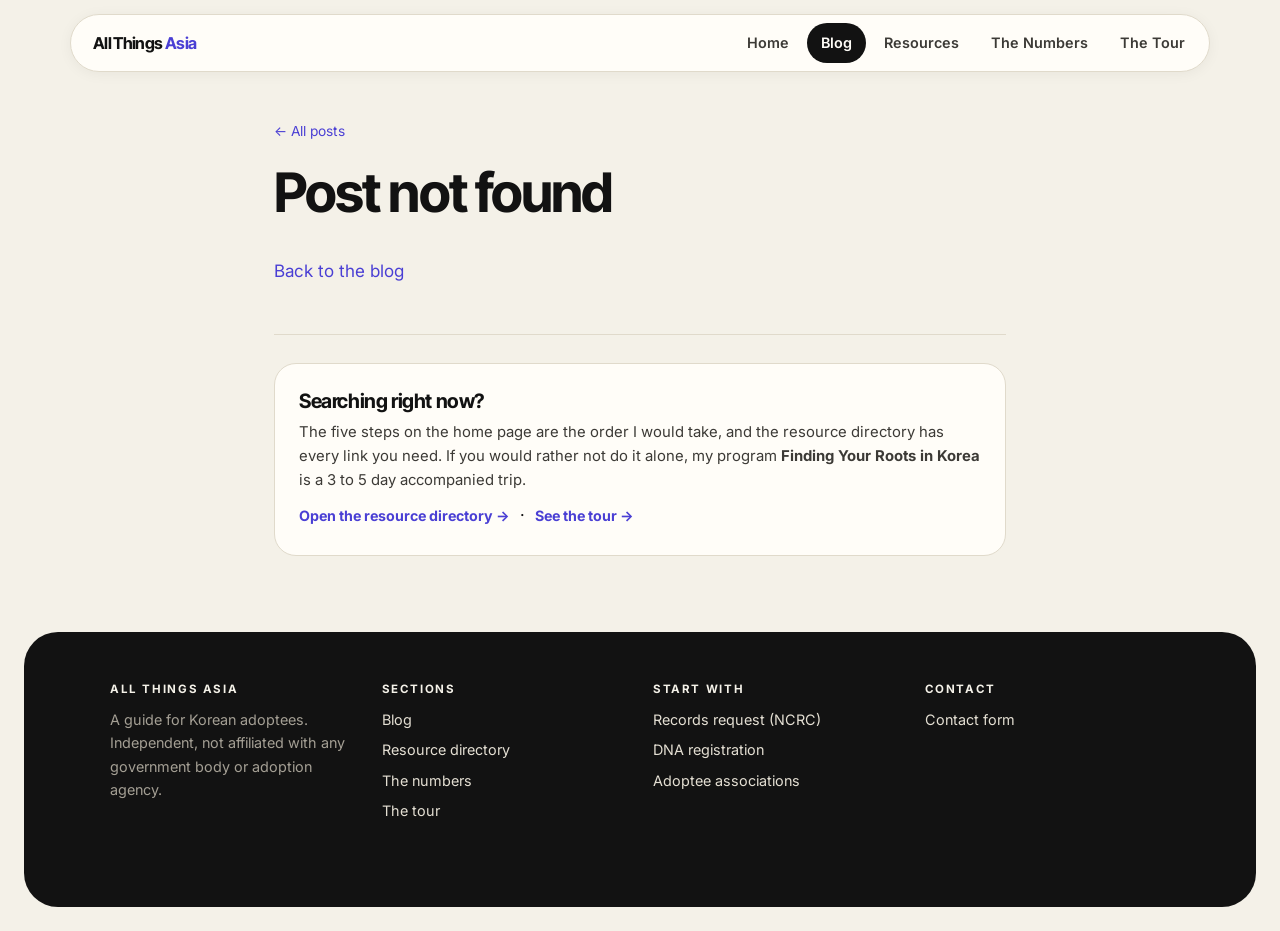
<file: post.html>
<!doctype html>
<html lang="en">
<head>
<meta charset="utf-8">
<meta name="viewport" content="width=device-width,initial-scale=1">
<title>Blog — Roots in Korea</title>
<meta name="description" content="A post from Roots in Korea: practical, plain-English writing for Korean adoptees searching for birth family.">
<link rel="canonical" href="https://rootsinkorea.org/blog">
<meta name="theme-color" content="#f4f1e8">
<meta name="author" content="All Things Asia">
<meta property="og:site_name" content="Roots in Korea — All Things Asia">
<meta property="og:type" content="article">
<meta property="og:locale" content="en_US">
<meta property="og:url" content="https://rootsinkorea.org/blog">
<meta property="og:title" content="Blog — Roots in Korea">
<meta property="og:description" content="A post from Roots in Korea: practical, plain-English writing for Korean adoptees searching for birth family.">
<meta property="og:image" content="https://rootsinkorea.org/assets/img/blog-3.jpg">
<meta property="og:image:width" content="1600">
<meta property="og:image:height" content="1068">
<meta name="twitter:card" content="summary_large_image">
<meta name="twitter:title" content="Blog — Roots in Korea">
<meta name="twitter:description" content="A post from Roots in Korea: practical, plain-English writing for Korean adoptees searching for birth family.">
<meta name="twitter:image" content="https://rootsinkorea.org/assets/img/blog-3.jpg">
<link rel="preconnect" href="https://fonts.googleapis.com">
<link rel="preconnect" href="https://fonts.gstatic.com" crossorigin>
<link href="https://fonts.googleapis.com/css2?family=Inter+Tight:wght@500;600;700;800&family=Inter:wght@400;500;600;700&display=swap" rel="stylesheet">
<link rel="stylesheet" href="assets/site.css">
</head>
<body>

<header class="site">
  <div class="wrap bar">
    <a class="brand" href="index.html">All Things <span>Asia</span></a>
    <nav class="main">
      <a href="index.html">Home</a>
      <a href="blog.html" class="on">Blog</a>
      <a href="resources.html">Resources</a>
      <a href="stats.html">The Numbers</a>
      <a href="tour.html">The Tour</a>
    </nav>
  </div>
</header>

<article class="post">
  <div class="wrap narrow">
    <p class="small" style="margin-bottom:22px"><a href="blog.html">&larr; All posts</a></p>
    <div class="ph" id="ph"><div class="skel" style="width:30%"></div><div class="skel" style="width:80%;height:38px"></div><div class="skel" style="width:40%"></div></div>
    <div class="prose" id="body"><div class="skel"></div><div class="skel"></div><div class="skel" style="width:85%"></div></div>
    <hr style="border:0;border-top:1px solid var(--line);margin:48px 0 28px">
    <div class="card">
      <h3 style="margin-bottom:.3em">Searching right now?</h3>
      <p>The five steps on the home page are the order I would take, and the resource directory has every link you need. If you would rather not do it alone, my program <b>Finding Your Roots in Korea</b> is a 3 to 5 day accompanied trip.</p>
      <a class="go" href="resources.html">Open the resource directory &rarr;</a>
      &nbsp;&middot;&nbsp;
      <a class="go" href="tour.html">See the tour &rarr;</a>
    </div>
  </div>
</article>

<footer class="site">
  <div class="wrap">
    <div class="cols">
      <div><h4>All Things Asia</h4><p style="margin:0">A guide for Korean adoptees. Independent, not affiliated with any government body or adoption agency.</p></div>
      <div><h4>Sections</h4><ul><li><a href="blog.html">Blog</a></li><li><a href="resources.html">Resource directory</a></li><li><a href="stats.html">The numbers</a></li><li><a href="tour.html">The tour</a></li></ul></div>
      <div><h4>Start with</h4><ul><li><a href="resources.html#records">Records request (NCRC)</a></li><li><a href="resources.html#dna">DNA registration</a></li><li><a href="resources.html#orgs">Adoptee associations</a></li></ul></div>
      <div><h4>Contact</h4><ul><li><a href="https://forms.gle/z9WPkE3ZgyWG4sxg8" target="_blank" rel="noopener">Contact form</a></li></ul></div>
    </div>
  </div>
</footer>

<script src="assets/site.js"></script>
<script>ATA.renderPost('#ph', '#body');</script>
</body>
</html>
</file>
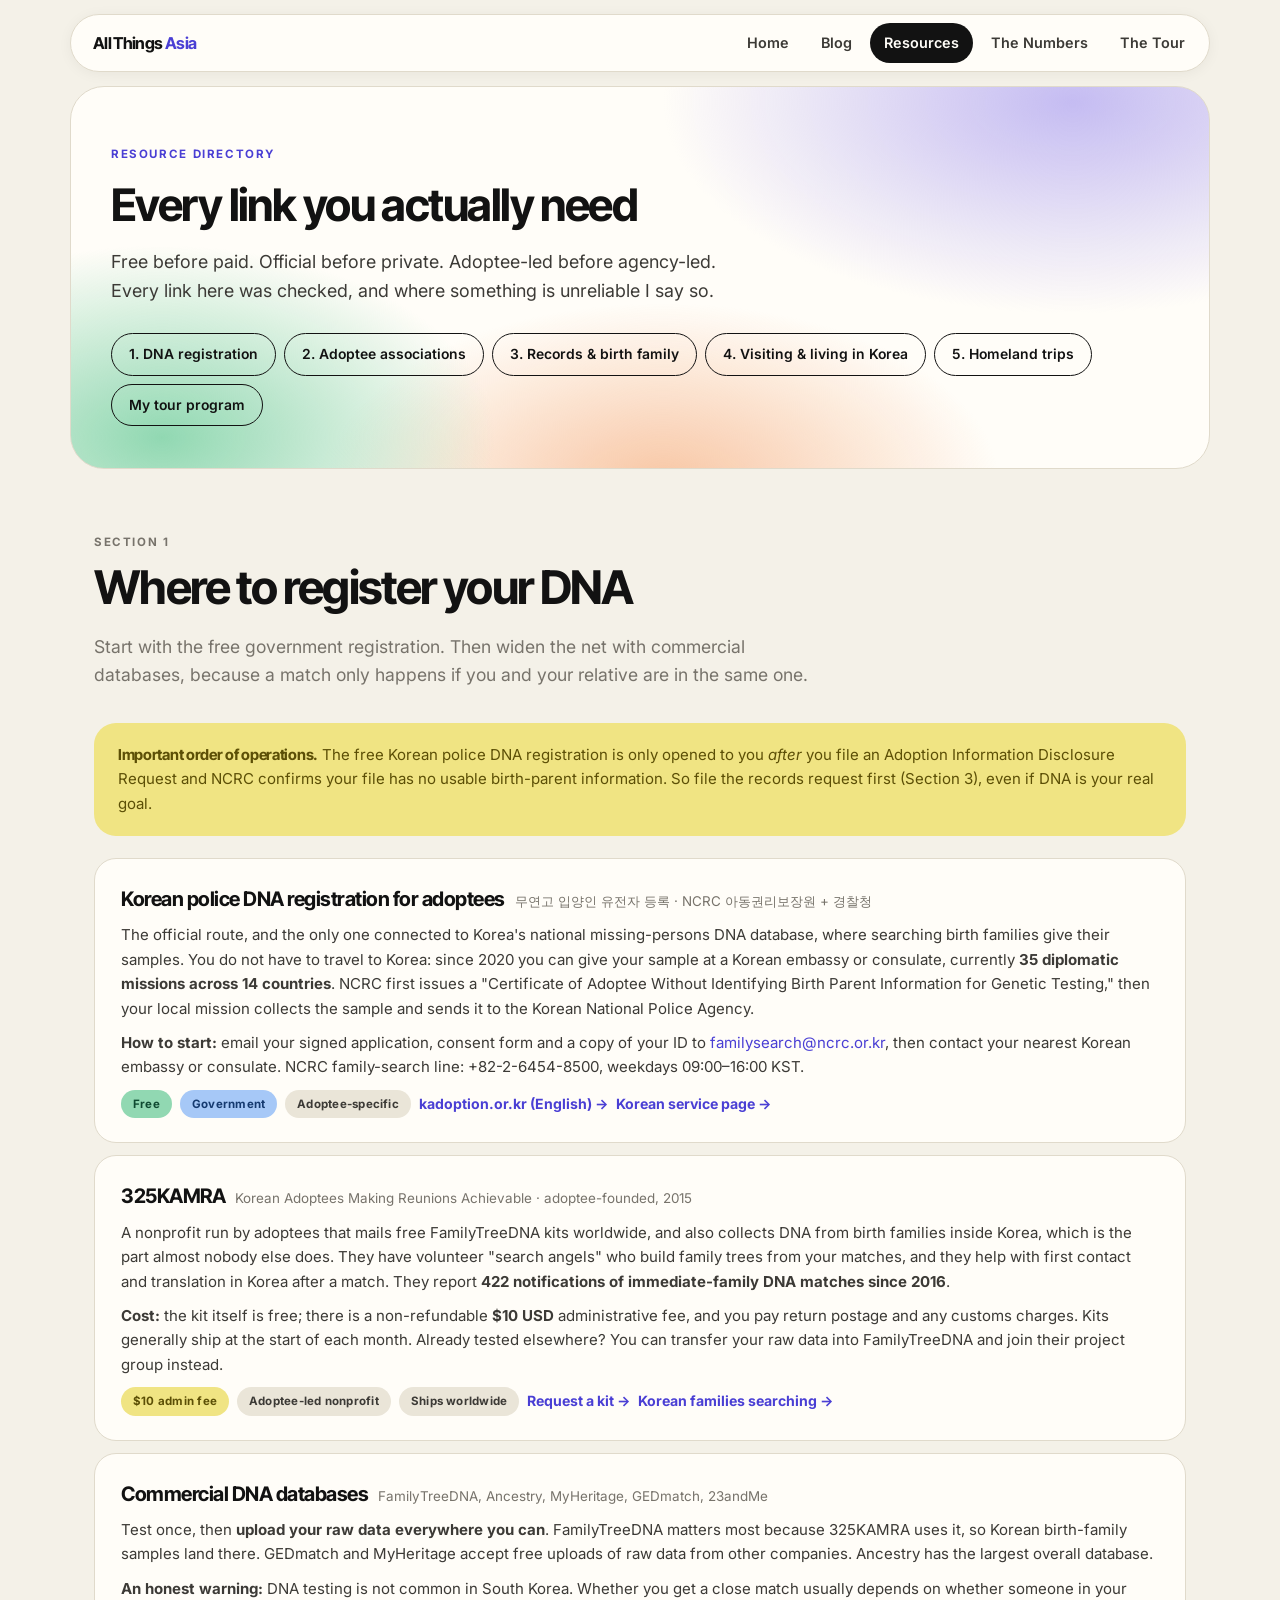
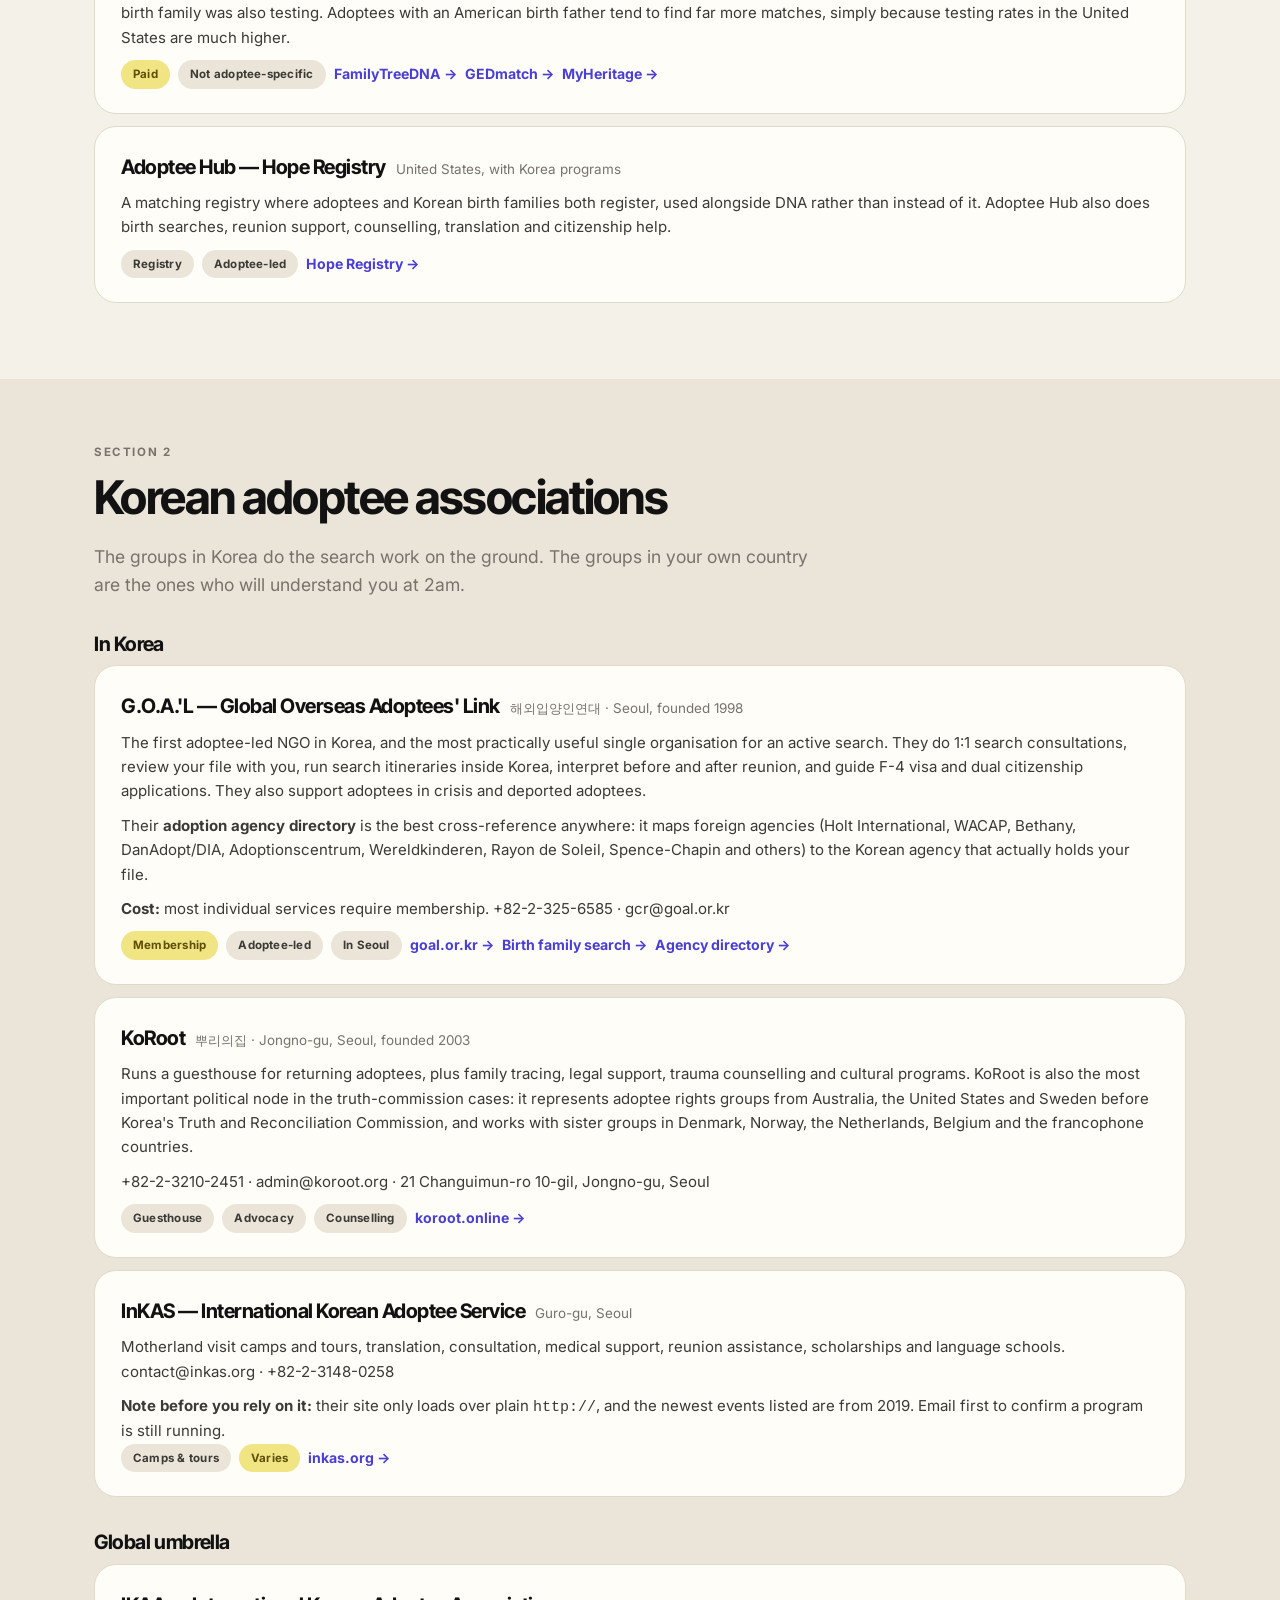
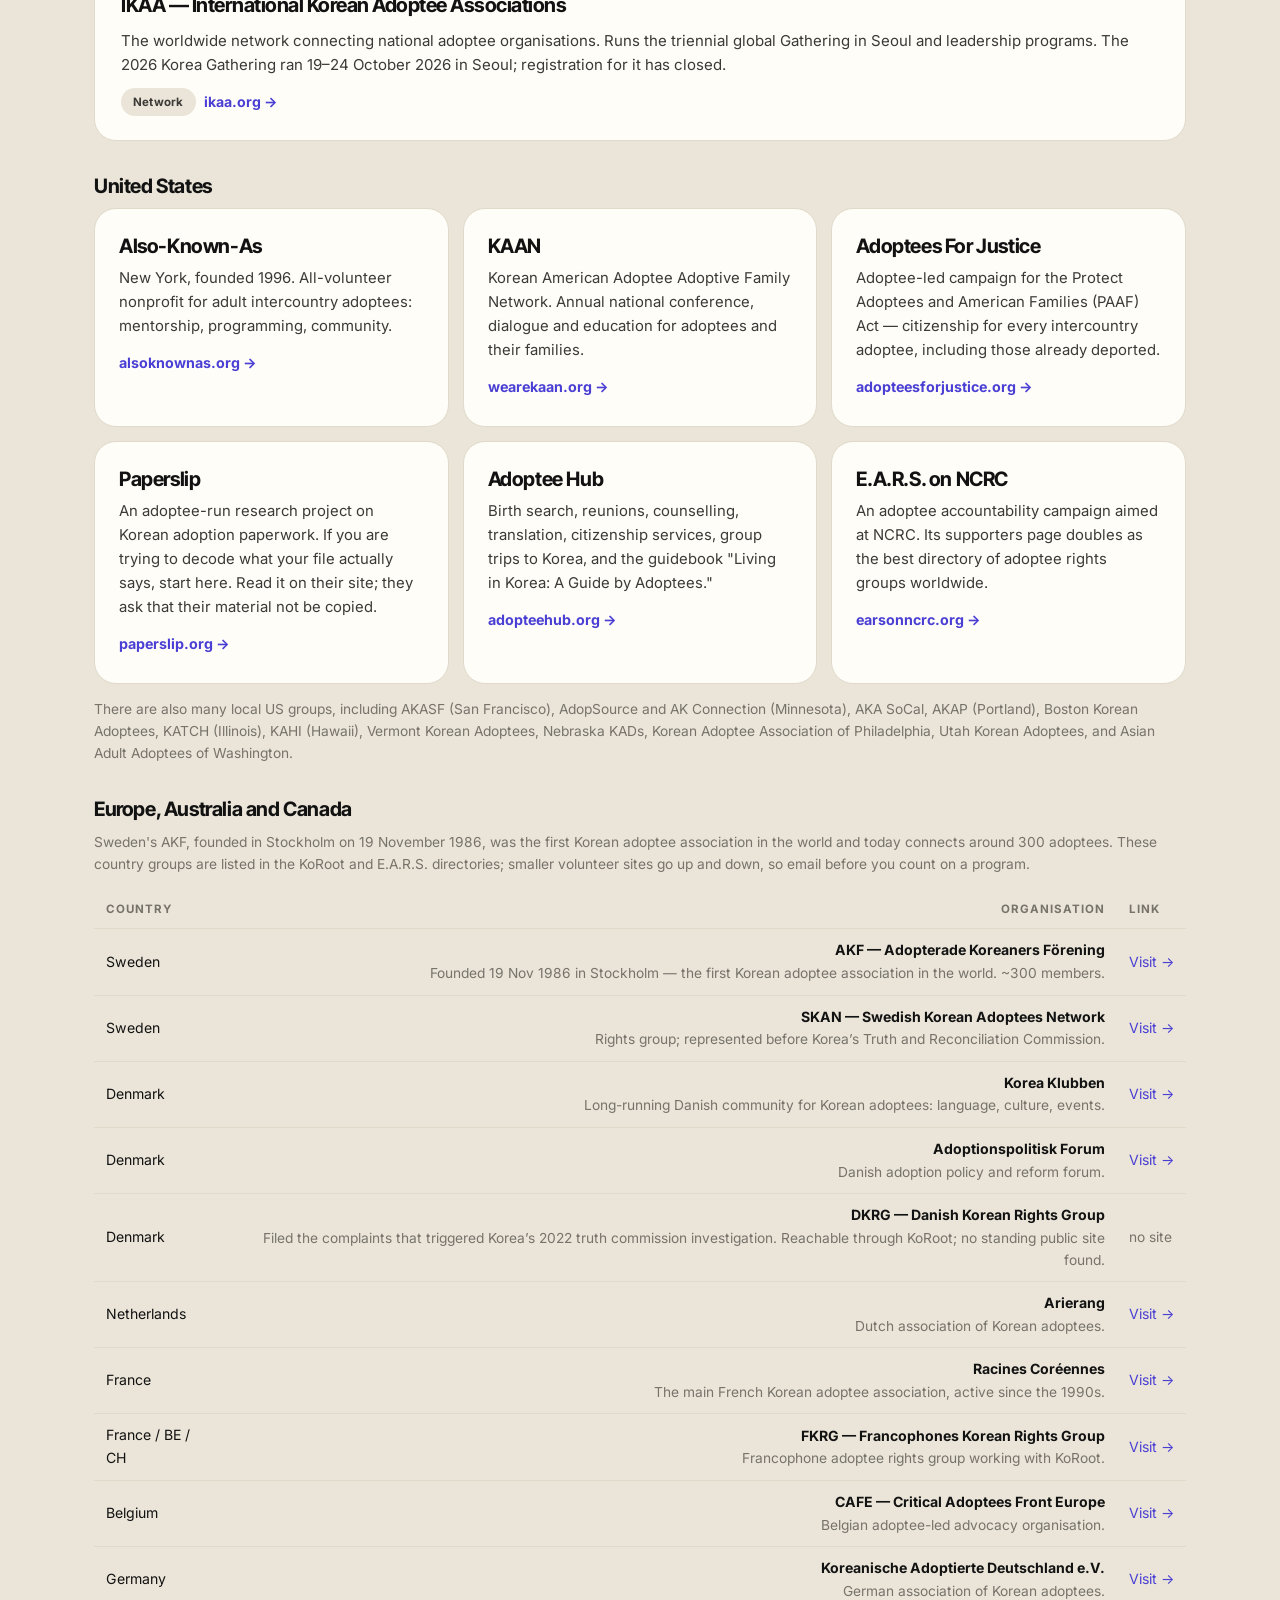
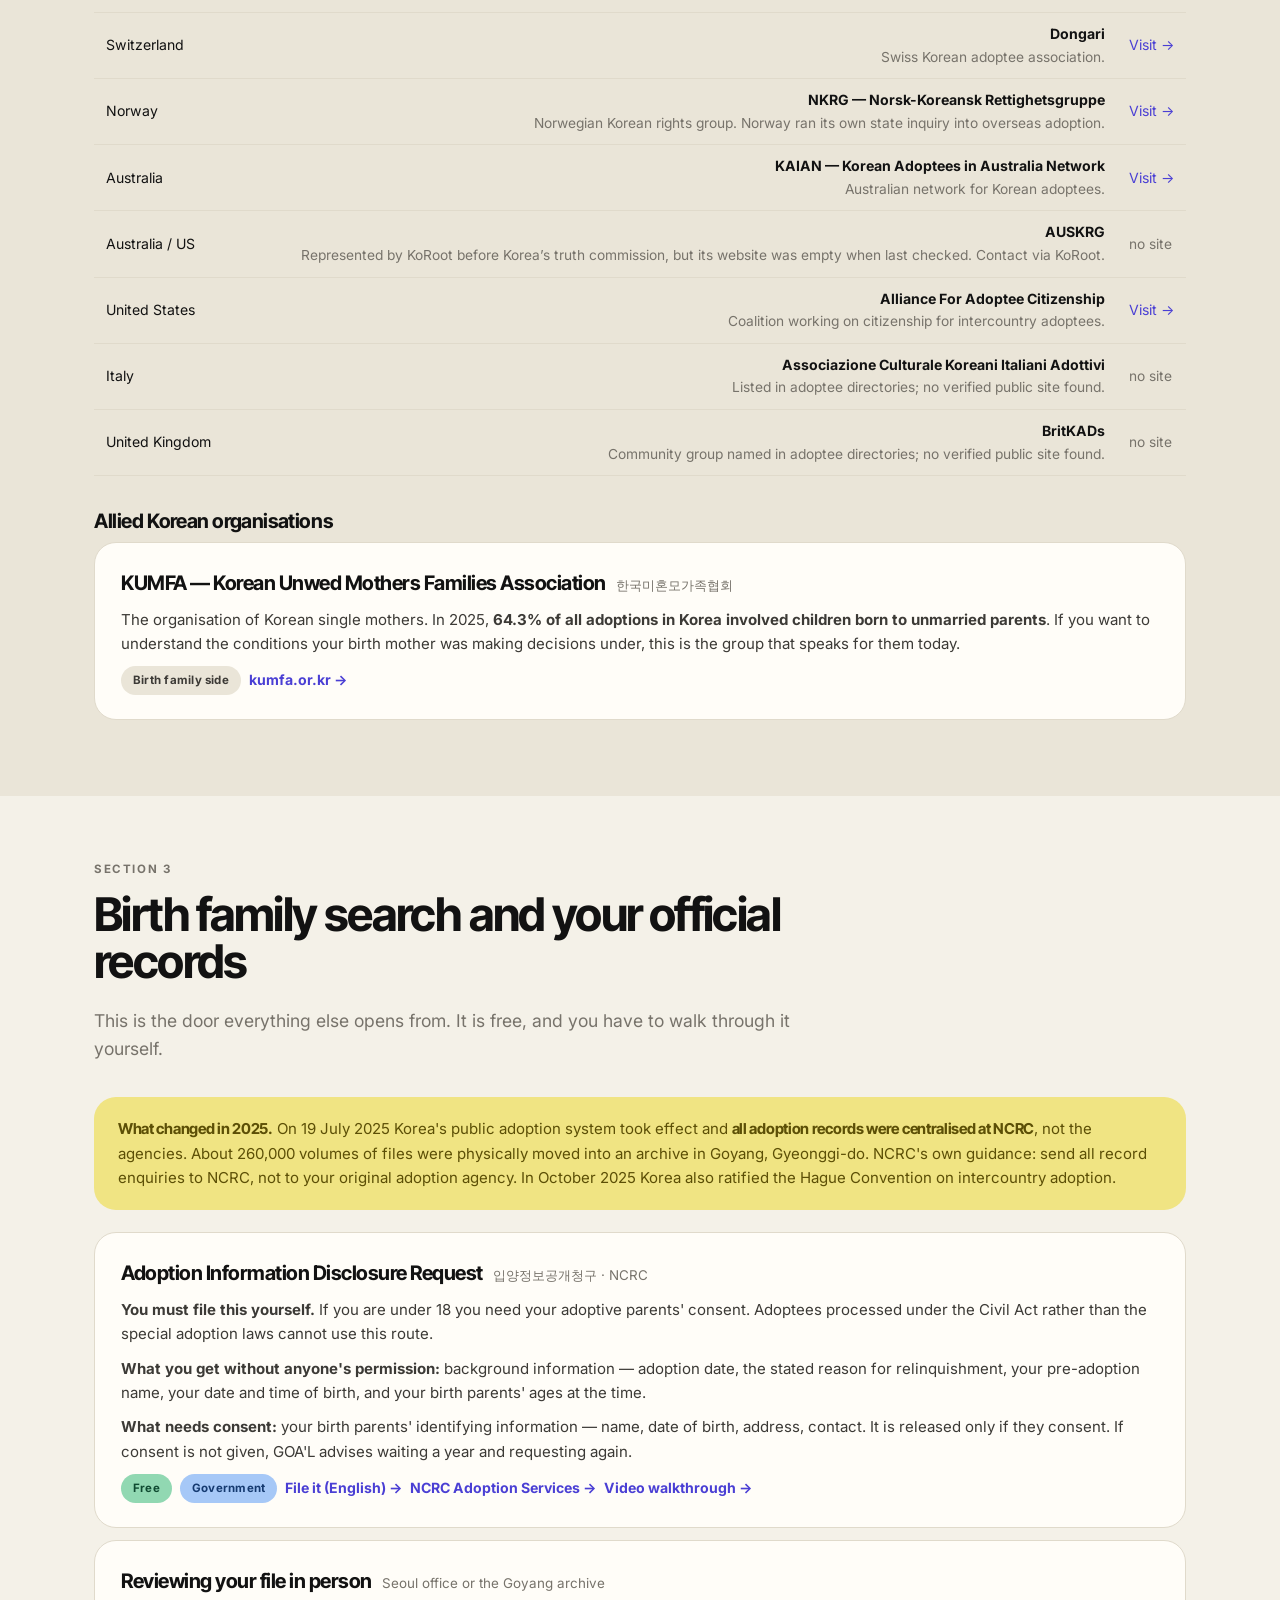
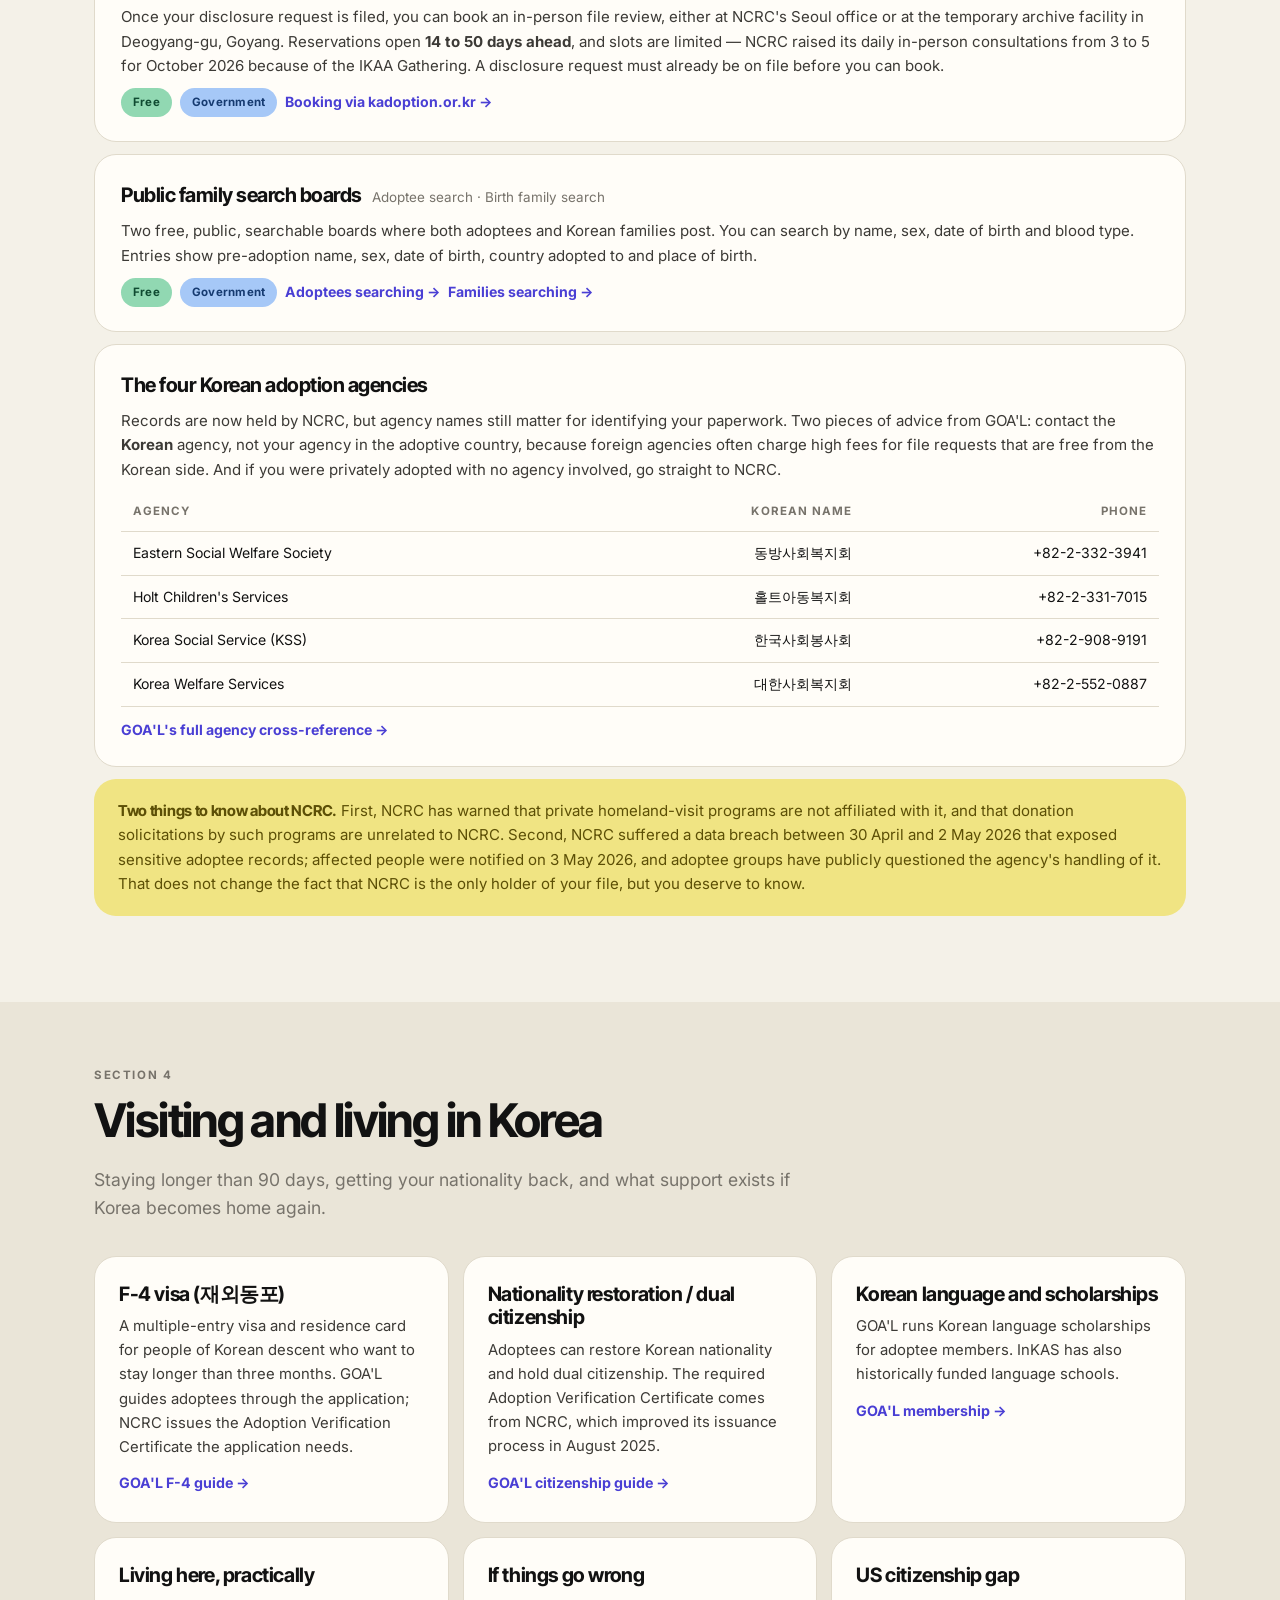
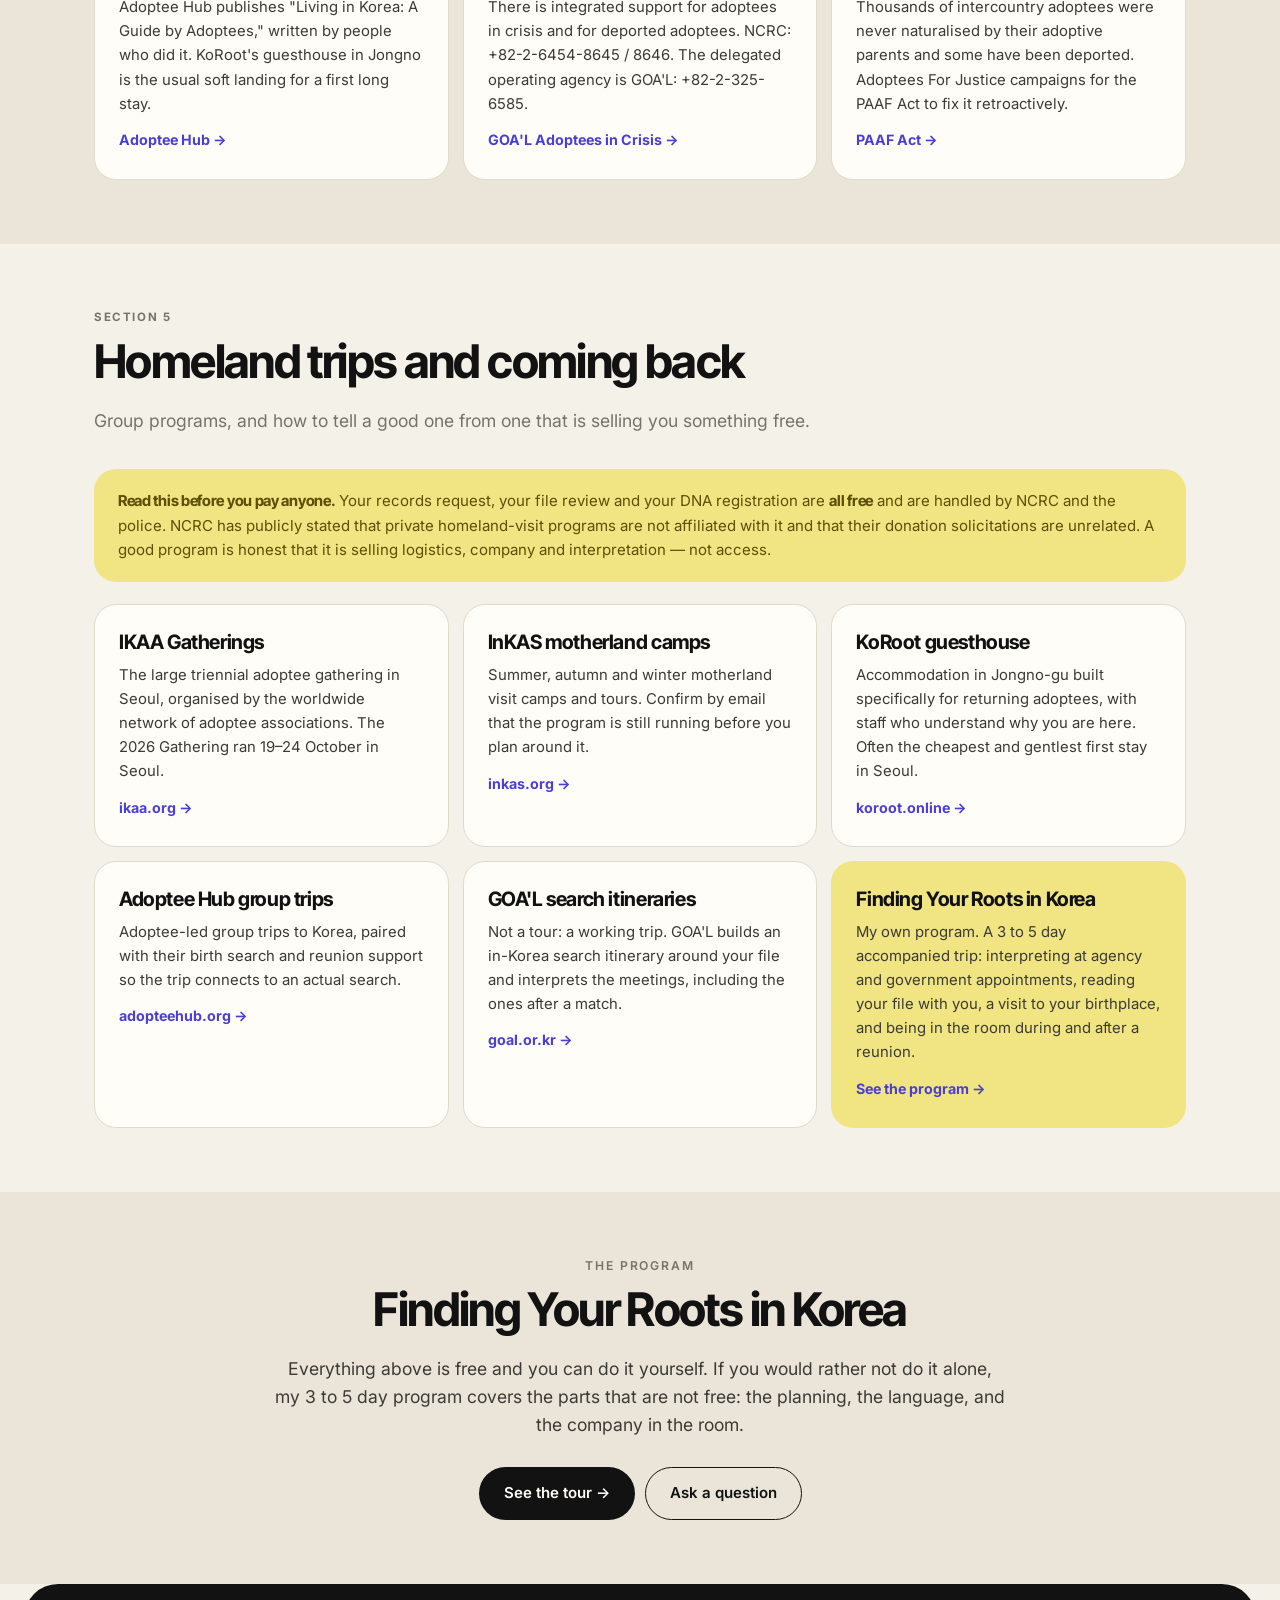
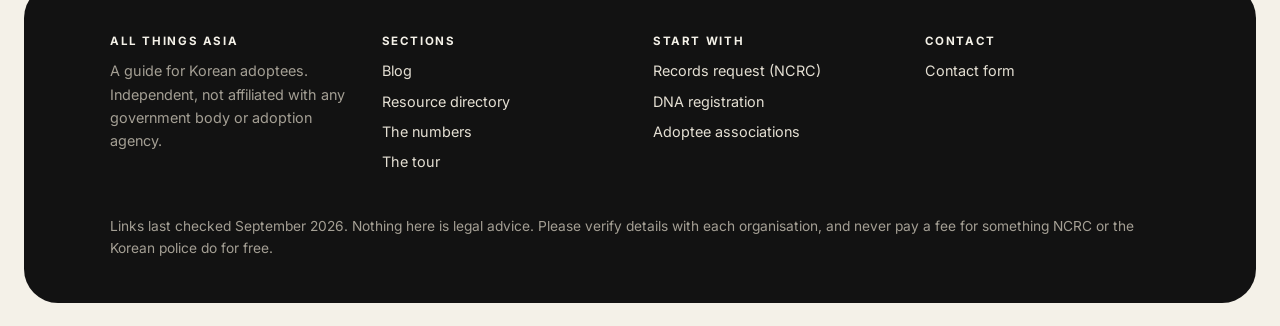
<file: resources.html>
<!doctype html>
<html lang="en">
<head>
<meta charset="utf-8">
<meta name="viewport" content="width=device-width,initial-scale=1">
<title>Resources for Korean Adoptees — DNA, Records, Associations | Roots in Korea</title>
<meta name="description" content="Every verified link a Korean adoptee needs, free routes first: free police DNA registration through 35 Korean embassies, free 325KAMRA kits, the NCRC adoption records request, 25+ adoptee associations worldwide, F-4 visa and homeland trips.">
<link rel="canonical" href="https://rootsinkorea.org/resources">
<meta name="theme-color" content="#f4f1e8">
<meta name="author" content="All Things Asia">
<meta property="og:site_name" content="Roots in Korea — All Things Asia">
<meta property="og:type" content="website">
<meta property="og:locale" content="en_US">
<meta property="og:url" content="https://rootsinkorea.org/resources">
<meta property="og:title" content="Resources for Korean Adoptees — DNA, Records, Associations | Roots in Korea">
<meta property="og:description" content="Every verified link a Korean adoptee needs, free routes first: free police DNA registration through 35 Korean embassies, free 325KAMRA kits, the NCRC adoption records request, 25+ adoptee associations worldwide, F-4 visa and homeland trips.">
<meta property="og:image" content="https://rootsinkorea.org/assets/img/blog-1.jpg">
<meta property="og:image:width" content="1600">
<meta property="og:image:height" content="1068">
<meta name="twitter:card" content="summary_large_image">
<meta name="twitter:title" content="Resources for Korean Adoptees — DNA, Records, Associations | Roots in Korea">
<meta name="twitter:description" content="Every verified link a Korean adoptee needs, free routes first: free police DNA registration through 35 Korean embassies, free 325KAMRA kits, the NCRC adoption records request, 25+ adoptee associations worldwide, F-4 visa and homeland trips.">
<meta name="twitter:image" content="https://rootsinkorea.org/assets/img/blog-1.jpg">
<link rel="preconnect" href="https://fonts.googleapis.com">
<link rel="preconnect" href="https://fonts.gstatic.com" crossorigin>
<link href="https://fonts.googleapis.com/css2?family=Inter+Tight:wght@500;600;700;800&family=Inter:wght@400;500;600;700&display=swap" rel="stylesheet">
<link rel="stylesheet" href="assets/site.css">
</head>
<body>

<header class="site">
  <div class="wrap bar">
    <a class="brand" href="index.html">All Things <span>Asia</span></a>
    <nav class="main">
      <a href="index.html">Home</a>
      <a href="blog.html">Blog</a>
      <a href="resources.html" class="on">Resources</a>
      <a href="stats.html">The Numbers</a>
      <a href="tour.html">The Tour</a>
    </nav>
  </div>
</header>

<div class="hero" style="padding:58px 0 42px">
  <div class="wrap">
    <div class="kicker">Resource directory</div>
    <h1 style="font-size:clamp(1.9rem,4vw,2.8rem)">Every link you actually need</h1>
    <p class="lede" style="max-width:640px">Free before paid. Official before private. Adoptee-led before agency-led. Every link here was checked, and where something is unreliable I say so.</p>
    <div class="anchors">
      <a href="#dna">1. DNA registration</a>
      <a href="#orgs">2. Adoptee associations</a>
      <a href="#records">3. Records &amp; birth family</a>
      <a href="#korea">4. Visiting &amp; living in Korea</a>
      <a href="#trips">5. Homeland trips</a>
      <a href="tour.html">My tour program</a>
    </div>
  </div>
</div>

<!-- ============================ 1. DNA ============================ -->
<section id="dna">
  <div class="wrap">
    <div class="sechead">
      <div class="kicker">Section 1</div>
      <h2>Where to register your DNA</h2>
      <p class="lede muted">Start with the free government registration. Then widen the net with commercial databases, because a match only happens if you and your relative are in the same one.</p>
    </div>

    <div class="note">
      <b>Important order of operations.</b> The free Korean police DNA registration is only opened to you <em>after</em> you file an Adoption Information Disclosure Request and NCRC confirms your file has no usable birth-parent information. So file the records request first (Section 3), even if DNA is your real goal.
    </div>

    <div class="res">
      <div class="top">
        <span class="name">Korean police DNA registration for adoptees</span>
        <span class="kr">무연고 입양인 유전자 등록 · NCRC 아동권리보장원 + 경찰청</span>
      </div>
      <p>The official route, and the only one connected to Korea's national missing-persons DNA database, where searching birth families give their samples. You do not have to travel to Korea: since 2020 you can give your sample at a Korean embassy or consulate, currently <b>35 diplomatic missions across 14 countries</b>. NCRC first issues a "Certificate of Adoptee Without Identifying Birth Parent Information for Genetic Testing," then your local mission collects the sample and sends it to the Korean National Police Agency.</p>
      <p><b>How to start:</b> email your signed application, consent form and a copy of your ID to <a href="mailto:familysearch@ncrc.or.kr">familysearch@ncrc.or.kr</a>, then contact your nearest Korean embassy or consulate. NCRC family-search line: +82-2-6454-8500, weekdays 09:00–16:00 KST.</p>
      <div class="meta">
        <span class="tag free">Free</span><span class="tag official">Government</span><span class="tag">Adoptee-specific</span>
        <a class="go" href="https://www.kadoption.or.kr/home/eng/main.do" target="_blank" rel="noopener">kadoption.or.kr (English) &rarr;</a>
        <a class="go" href="https://www.ncrc.or.kr/ncrc/cm/cntnts/cntntsView.do?mi=1032&amp;cntntsId=1347" target="_blank" rel="noopener">Korean service page &rarr;</a>
      </div>
    </div>

    <div class="res">
      <div class="top">
        <span class="name">325KAMRA</span>
        <span class="kr">Korean Adoptees Making Reunions Achievable · adoptee-founded, 2015</span>
      </div>
      <p>A nonprofit run by adoptees that mails free FamilyTreeDNA kits worldwide, and also collects DNA from birth families inside Korea, which is the part almost nobody else does. They have volunteer "search angels" who build family trees from your matches, and they help with first contact and translation in Korea after a match. They report <b>422 notifications of immediate-family DNA matches since 2016</b>.</p>
      <p><b>Cost:</b> the kit itself is free; there is a non-refundable <b>$10 USD</b> administrative fee, and you pay return postage and any customs charges. Kits generally ship at the start of each month. Already tested elsewhere? You can transfer your raw data into FamilyTreeDNA and join their project group instead.</p>
      <div class="meta">
        <span class="tag paid">$10 admin fee</span><span class="tag">Adoptee-led nonprofit</span><span class="tag">Ships worldwide</span>
        <a class="go" href="https://www.325kamra.org/korean-adoptees" target="_blank" rel="noopener">Request a kit &rarr;</a>
        <a class="go" href="https://www.325kamra.org/bio-families-searching" target="_blank" rel="noopener">Korean families searching &rarr;</a>
      </div>
    </div>

    <div class="res">
      <div class="top"><span class="name">Commercial DNA databases</span><span class="kr">FamilyTreeDNA, Ancestry, MyHeritage, GEDmatch, 23andMe</span></div>
      <p>Test once, then <b>upload your raw data everywhere you can</b>. FamilyTreeDNA matters most because 325KAMRA uses it, so Korean birth-family samples land there. GEDmatch and MyHeritage accept free uploads of raw data from other companies. Ancestry has the largest overall database.</p>
      <p><b>An honest warning:</b> DNA testing is not common in South Korea. Whether you get a close match usually depends on whether someone in your birth family was also testing. Adoptees with an American birth father tend to find far more matches, simply because testing rates in the United States are much higher.</p>
      <div class="meta">
        <span class="tag paid">Paid</span><span class="tag">Not adoptee-specific</span>
        <a class="go" href="https://www.familytreedna.com/" target="_blank" rel="noopener">FamilyTreeDNA &rarr;</a>
        <a class="go" href="https://www.gedmatch.com/" target="_blank" rel="noopener">GEDmatch &rarr;</a>
        <a class="go" href="https://www.myheritage.com/dna" target="_blank" rel="noopener">MyHeritage &rarr;</a>
      </div>
    </div>

    <div class="res">
      <div class="top"><span class="name">Adoptee Hub — Hope Registry</span><span class="kr">United States, with Korea programs</span></div>
      <p>A matching registry where adoptees and Korean birth families both register, used alongside DNA rather than instead of it. Adoptee Hub also does birth searches, reunion support, counselling, translation and citizenship help.</p>
      <div class="meta">
        <span class="tag">Registry</span><span class="tag">Adoptee-led</span>
        <a class="go" href="https://adopteehub.org/services/hope_registry_adoptees" target="_blank" rel="noopener">Hope Registry &rarr;</a>
      </div>
    </div>
  </div>
</section>

<!-- ============================ 2. ORGS ============================ -->
<section id="orgs" class="alt">
  <div class="wrap">
    <div class="sechead">
      <div class="kicker">Section 2</div>
      <h2>Korean adoptee associations</h2>
      <p class="lede muted">The groups in Korea do the search work on the ground. The groups in your own country are the ones who will understand you at 2am.</p>
    </div>

    <h3 style="margin-top:6px">In Korea</h3>
    <div class="res">
      <div class="top"><span class="name">G.O.A.'L — Global Overseas Adoptees' Link</span><span class="kr">해외입양인연대 · Seoul, founded 1998</span></div>
      <p>The first adoptee-led NGO in Korea, and the most practically useful single organisation for an active search. They do 1:1 search consultations, review your file with you, run search itineraries inside Korea, interpret before and after reunion, and guide F-4 visa and dual citizenship applications. They also support adoptees in crisis and deported adoptees.</p>
      <p>Their <b>adoption agency directory</b> is the best cross-reference anywhere: it maps foreign agencies (Holt International, WACAP, Bethany, DanAdopt/DIA, Adoptionscentrum, Wereldkinderen, Rayon de Soleil, Spence-Chapin and others) to the Korean agency that actually holds your file.</p>
      <p><b>Cost:</b> most individual services require membership. +82-2-325-6585 · gcr@goal.or.kr</p>
      <div class="meta">
        <span class="tag paid">Membership</span><span class="tag">Adoptee-led</span><span class="tag">In Seoul</span>
        <a class="go" href="https://goal.or.kr/" target="_blank" rel="noopener">goal.or.kr &rarr;</a>
        <a class="go" href="https://goal.or.kr/birth-family-search" target="_blank" rel="noopener">Birth family search &rarr;</a>
        <a class="go" href="https://goal.or.kr/adoption-agency-information" target="_blank" rel="noopener">Agency directory &rarr;</a>
      </div>
    </div>

    <div class="res">
      <div class="top"><span class="name">KoRoot</span><span class="kr">뿌리의집 · Jongno-gu, Seoul, founded 2003</span></div>
      <p>Runs a guesthouse for returning adoptees, plus family tracing, legal support, trauma counselling and cultural programs. KoRoot is also the most important political node in the truth-commission cases: it represents adoptee rights groups from Australia, the United States and Sweden before Korea's Truth and Reconciliation Commission, and works with sister groups in Denmark, Norway, the Netherlands, Belgium and the francophone countries.</p>
      <p>+82-2-3210-2451 · admin@koroot.org · 21 Changuimun-ro 10-gil, Jongno-gu, Seoul</p>
      <div class="meta">
        <span class="tag">Guesthouse</span><span class="tag">Advocacy</span><span class="tag">Counselling</span>
        <a class="go" href="https://koroot.online/about" target="_blank" rel="noopener">koroot.online &rarr;</a>
      </div>
    </div>

    <div class="res">
      <div class="top"><span class="name">InKAS — International Korean Adoptee Service</span><span class="kr">Guro-gu, Seoul</span></div>
      <p>Motherland visit camps and tours, translation, consultation, medical support, reunion assistance, scholarships and language schools. contact@inkas.org · +82-2-3148-0258</p>
      <p class="small muted" style="margin:0"><b>Note before you rely on it:</b> their site only loads over plain <code>http://</code>, and the newest events listed are from 2019. Email first to confirm a program is still running.</p>
      <div class="meta">
        <span class="tag">Camps &amp; tours</span><span class="tag paid">Varies</span>
        <a class="go" href="http://www.inkas.org/" target="_blank" rel="noopener">inkas.org &rarr;</a>
      </div>
    </div>

    <h3 style="margin-top:34px">Global umbrella</h3>
    <div class="res">
      <div class="top"><span class="name">IKAA — International Korean Adoptee Associations</span></div>
      <p>The worldwide network connecting national adoptee organisations. Runs the triennial global Gathering in Seoul and leadership programs. The 2026 Korea Gathering ran 19–24 October 2026 in Seoul; registration for it has closed.</p>
      <div class="meta"><span class="tag">Network</span><a class="go" href="https://www.ikaa.org/" target="_blank" rel="noopener">ikaa.org &rarr;</a></div>
    </div>

    <h3 style="margin-top:34px">United States</h3>
    <div class="grid g2">
      <div class="card">
        <h3>Also-Known-As</h3>
        <p>New York, founded 1996. All-volunteer nonprofit for adult intercountry adoptees: mentorship, programming, community.</p>
        <a class="go" href="https://www.alsoknownas.org/" target="_blank" rel="noopener">alsoknownas.org &rarr;</a>
      </div>
      <div class="card">
        <h3>KAAN</h3>
        <p>Korean American Adoptee Adoptive Family Network. Annual national conference, dialogue and education for adoptees and their families.</p>
        <a class="go" href="https://www.wearekaan.org/" target="_blank" rel="noopener">wearekaan.org &rarr;</a>
      </div>
      <div class="card">
        <h3>Adoptees For Justice</h3>
        <p>Adoptee-led campaign for the Protect Adoptees and American Families (PAAF) Act — citizenship for every intercountry adoptee, including those already deported.</p>
        <a class="go" href="https://www.adopteesforjustice.org/" target="_blank" rel="noopener">adopteesforjustice.org &rarr;</a>
      </div>
      <div class="card">
        <h3>Paperslip</h3>
        <p>An adoptee-run research project on Korean adoption paperwork. If you are trying to decode what your file actually says, start here. Read it on their site; they ask that their material not be copied.</p>
        <a class="go" href="https://www.paperslip.org/" target="_blank" rel="noopener">paperslip.org &rarr;</a>
      </div>
      <div class="card">
        <h3>Adoptee Hub</h3>
        <p>Birth search, reunions, counselling, translation, citizenship services, group trips to Korea, and the guidebook "Living in Korea: A Guide by Adoptees."</p>
        <a class="go" href="https://adopteehub.org/" target="_blank" rel="noopener">adopteehub.org &rarr;</a>
      </div>
      <div class="card">
        <h3>E.A.R.S. on NCRC</h3>
        <p>An adoptee accountability campaign aimed at NCRC. Its supporters page doubles as the best directory of adoptee rights groups worldwide.</p>
        <a class="go" href="https://earsonncrc.org/supporters" target="_blank" rel="noopener">earsonncrc.org &rarr;</a>
      </div>
    </div>
    <p class="small muted" style="margin-top:14px">There are also many local US groups, including AKASF (San Francisco), AdopSource and AK Connection (Minnesota), AKA SoCal, AKAP (Portland), Boston Korean Adoptees, KATCH (Illinois), KAHI (Hawaii), Vermont Korean Adoptees, Nebraska KADs, Korean Adoptee Association of Philadelphia, Utah Korean Adoptees, and Asian Adult Adoptees of Washington.</p>

    <h3 style="margin-top:34px">Europe, Australia and Canada</h3>
    <p class="small muted">Sweden's AKF, founded in Stockholm on 19 November 1986, was the first Korean adoptee association in the world and today connects around 300 adoptees. These country groups are listed in the KoRoot and E.A.R.S. directories; smaller volunteer sites go up and down, so email before you count on a program.</p>
    <div id="countryorgs" class="tscroll"></div>

    <h3 style="margin-top:34px">Allied Korean organisations</h3>
    <div class="res">
      <div class="top"><span class="name">KUMFA — Korean Unwed Mothers Families Association</span><span class="kr">한국미혼모가족협회</span></div>
      <p>The organisation of Korean single mothers. In 2025, <b>64.3% of all adoptions in Korea involved children born to unmarried parents</b>. If you want to understand the conditions your birth mother was making decisions under, this is the group that speaks for them today.</p>
      <div class="meta"><span class="tag">Birth family side</span><a class="go" href="https://kumfa.or.kr/" target="_blank" rel="noopener">kumfa.or.kr &rarr;</a></div>
    </div>
  </div>
</section>

<!-- ============================ 3. RECORDS ============================ -->
<section id="records">
  <div class="wrap">
    <div class="sechead">
      <div class="kicker">Section 3</div>
      <h2>Birth family search and your official records</h2>
      <p class="lede muted">This is the door everything else opens from. It is free, and you have to walk through it yourself.</p>
    </div>

    <div class="note">
      <b>What changed in 2025.</b> On 19 July 2025 Korea's public adoption system took effect and <b>all adoption records were centralised at NCRC</b>, not the agencies. About 260,000 volumes of files were physically moved into an archive in Goyang, Gyeonggi-do. NCRC's own guidance: send all record enquiries to NCRC, not to your original adoption agency. In October 2025 Korea also ratified the Hague Convention on intercountry adoption.
    </div>

    <div class="res">
      <div class="top"><span class="name">Adoption Information Disclosure Request</span><span class="kr">입양정보공개청구 · NCRC</span></div>
      <p><b>You must file this yourself.</b> If you are under 18 you need your adoptive parents' consent. Adoptees processed under the Civil Act rather than the special adoption laws cannot use this route.</p>
      <p><b>What you get without anyone's permission:</b> background information — adoption date, the stated reason for relinquishment, your pre-adoption name, your date and time of birth, and your birth parents' ages at the time.</p>
      <p><b>What needs consent:</b> your birth parents' identifying information — name, date of birth, address, contact. It is released only if they consent. If consent is not given, GOA'L advises waiting a year and requesting again.</p>
      <div class="meta">
        <span class="tag free">Free</span><span class="tag official">Government</span>
        <a class="go" href="https://www.kadoption.or.kr/home/eng/main.do" target="_blank" rel="noopener">File it (English) &rarr;</a>
        <a class="go" href="https://www.ncrc.or.kr/ncrc_en/cm/cntnts/cntntsView.do?mi=1352&amp;cntntsId=1300" target="_blank" rel="noopener">NCRC Adoption Services &rarr;</a>
        <a class="go" href="https://www.youtube.com/watch?v=NZrjxYNViNI" target="_blank" rel="noopener">Video walkthrough &rarr;</a>
      </div>
    </div>

    <div class="res">
      <div class="top"><span class="name">Reviewing your file in person</span><span class="kr">Seoul office or the Goyang archive</span></div>
      <p>Once your disclosure request is filed, you can book an in-person file review, either at NCRC's Seoul office or at the temporary archive facility in Deogyang-gu, Goyang. Reservations open <b>14 to 50 days ahead</b>, and slots are limited — NCRC raised its daily in-person consultations from 3 to 5 for October 2026 because of the IKAA Gathering. A disclosure request must already be on file before you can book.</p>
      <div class="meta"><span class="tag free">Free</span><span class="tag official">Government</span><a class="go" href="https://www.kadoption.or.kr/home/eng/main.do" target="_blank" rel="noopener">Booking via kadoption.or.kr &rarr;</a></div>
    </div>

    <div class="res">
      <div class="top"><span class="name">Public family search boards</span><span class="kr">Adoptee search · Birth family search</span></div>
      <p>Two free, public, searchable boards where both adoptees and Korean families post. You can search by name, sex, date of birth and blood type. Entries show pre-adoption name, sex, date of birth, country adopted to and place of birth.</p>
      <div class="meta">
        <span class="tag free">Free</span><span class="tag official">Government</span>
        <a class="go" href="https://www.kadoption.or.kr/home/eng/peopleSearch/findAdoptee.do?menuPos=18" target="_blank" rel="noopener">Adoptees searching &rarr;</a>
        <a class="go" href="https://www.kadoption.or.kr/home/eng/peopleSearch/findFamily.do?menuPos=18" target="_blank" rel="noopener">Families searching &rarr;</a>
      </div>
    </div>

    <div class="res">
      <div class="top"><span class="name">The four Korean adoption agencies</span></div>
      <p>Records are now held by NCRC, but agency names still matter for identifying your paperwork. Two pieces of advice from GOA'L: contact the <b>Korean</b> agency, not your agency in the adoptive country, because foreign agencies often charge high fees for file requests that are free from the Korean side. And if you were privately adopted with no agency involved, go straight to NCRC.</p>
      <div class="tscroll">
        <table class="data">
          <thead><tr><th>Agency</th><th>Korean name</th><th>Phone</th></tr></thead>
          <tbody>
            <tr><td>Eastern Social Welfare Society</td><td>동방사회복지회</td><td>+82-2-332-3941</td></tr>
            <tr><td>Holt Children's Services</td><td>홀트아동복지회</td><td>+82-2-331-7015</td></tr>
            <tr><td>Korea Social Service (KSS)</td><td>한국사회봉사회</td><td>+82-2-908-9191</td></tr>
            <tr><td>Korea Welfare Services</td><td>대한사회복지회</td><td>+82-2-552-0887</td></tr>
          </tbody>
        </table>
      </div>
      <div class="meta" style="margin-top:12px"><a class="go" href="https://goal.or.kr/adoption-agency-information" target="_blank" rel="noopener">GOA'L's full agency cross-reference &rarr;</a></div>
    </div>

    <div class="note">
      <b>Two things to know about NCRC.</b> First, NCRC has warned that private homeland-visit programs are not affiliated with it, and that donation solicitations by such programs are unrelated to NCRC. Second, NCRC suffered a data breach between 30 April and 2 May 2026 that exposed sensitive adoptee records; affected people were notified on 3 May 2026, and adoptee groups have publicly questioned the agency's handling of it. That does not change the fact that NCRC is the only holder of your file, but you deserve to know.
    </div>
  </div>
</section>

<!-- ============================ 4. KOREA ============================ -->
<section id="korea" class="alt">
  <div class="wrap">
    <div class="sechead">
      <div class="kicker">Section 4</div>
      <h2>Visiting and living in Korea</h2>
      <p class="lede muted">Staying longer than 90 days, getting your nationality back, and what support exists if Korea becomes home again.</p>
    </div>
    <div class="grid g2">
      <div class="card">
        <h3>F-4 visa (재외동포)</h3>
        <p>A multiple-entry visa and residence card for people of Korean descent who want to stay longer than three months. GOA'L guides adoptees through the application; NCRC issues the Adoption Verification Certificate the application needs.</p>
        <a class="go" href="https://goal.or.kr/f4-visa" target="_blank" rel="noopener">GOA'L F-4 guide &rarr;</a>
      </div>
      <div class="card">
        <h3>Nationality restoration / dual citizenship</h3>
        <p>Adoptees can restore Korean nationality and hold dual citizenship. The required Adoption Verification Certificate comes from NCRC, which improved its issuance process in August 2025.</p>
        <a class="go" href="https://goal.or.kr/dual-citizenship" target="_blank" rel="noopener">GOA'L citizenship guide &rarr;</a>
      </div>
      <div class="card">
        <h3>Korean language and scholarships</h3>
        <p>GOA'L runs Korean language scholarships for adoptee members. InKAS has also historically funded language schools.</p>
        <a class="go" href="https://members.goal.or.kr/" target="_blank" rel="noopener">GOA'L membership &rarr;</a>
      </div>
      <div class="card">
        <h3>Living here, practically</h3>
        <p>Adoptee Hub publishes "Living in Korea: A Guide by Adoptees," written by people who did it. KoRoot's guesthouse in Jongno is the usual soft landing for a first long stay.</p>
        <a class="go" href="https://adopteehub.org/" target="_blank" rel="noopener">Adoptee Hub &rarr;</a>
      </div>
      <div class="card">
        <h3>If things go wrong</h3>
        <p>There is integrated support for adoptees in crisis and for deported adoptees. NCRC: +82-2-6454-8645 / 8646. The delegated operating agency is GOA'L: +82-2-325-6585.</p>
        <a class="go" href="https://goal.or.kr/" target="_blank" rel="noopener">GOA'L Adoptees in Crisis &rarr;</a>
      </div>
      <div class="card">
        <h3>US citizenship gap</h3>
        <p>Thousands of intercountry adoptees were never naturalised by their adoptive parents and some have been deported. Adoptees For Justice campaigns for the PAAF Act to fix it retroactively.</p>
        <a class="go" href="https://www.adopteesforjustice.org/federal-legislation" target="_blank" rel="noopener">PAAF Act &rarr;</a>
      </div>
    </div>
  </div>
</section>

<!-- ============================ 5. TRIPS ============================ -->
<section id="trips">
  <div class="wrap">
    <div class="sechead">
      <div class="kicker">Section 5</div>
      <h2>Homeland trips and coming back</h2>
      <p class="lede muted">Group programs, and how to tell a good one from one that is selling you something free.</p>
    </div>

    <div class="note">
      <b>Read this before you pay anyone.</b> Your records request, your file review and your DNA registration are <b>all free</b> and are handled by NCRC and the police. NCRC has publicly stated that private homeland-visit programs are not affiliated with it and that their donation solicitations are unrelated. A good program is honest that it is selling logistics, company and interpretation — not access.
    </div>

    <div class="grid g2">
      <div class="card">
        <h3>IKAA Gatherings</h3>
        <p>The large triennial adoptee gathering in Seoul, organised by the worldwide network of adoptee associations. The 2026 Gathering ran 19–24 October in Seoul.</p>
        <a class="go" href="https://www.ikaa.org/" target="_blank" rel="noopener">ikaa.org &rarr;</a>
      </div>
      <div class="card">
        <h3>InKAS motherland camps</h3>
        <p>Summer, autumn and winter motherland visit camps and tours. Confirm by email that the program is still running before you plan around it.</p>
        <a class="go" href="http://www.inkas.org/" target="_blank" rel="noopener">inkas.org &rarr;</a>
      </div>
      <div class="card">
        <h3>KoRoot guesthouse</h3>
        <p>Accommodation in Jongno-gu built specifically for returning adoptees, with staff who understand why you are here. Often the cheapest and gentlest first stay in Seoul.</p>
        <a class="go" href="https://koroot.online/about" target="_blank" rel="noopener">koroot.online &rarr;</a>
      </div>
      <div class="card">
        <h3>Adoptee Hub group trips</h3>
        <p>Adoptee-led group trips to Korea, paired with their birth search and reunion support so the trip connects to an actual search.</p>
        <a class="go" href="https://adopteehub.org/" target="_blank" rel="noopener">adopteehub.org &rarr;</a>
      </div>
      <div class="card">
        <h3>GOA'L search itineraries</h3>
        <p>Not a tour: a working trip. GOA'L builds an in-Korea search itinerary around your file and interprets the meetings, including the ones after a match.</p>
        <a class="go" href="https://goal.or.kr/birth-family-search" target="_blank" rel="noopener">goal.or.kr &rarr;</a>
      </div>
      <div class="card" style="background:var(--lemon);border-color:transparent">
        <h3>Finding Your Roots in Korea</h3>
        <p>My own program. A 3 to 5 day accompanied trip: interpreting at agency and government appointments, reading your file with you, a visit to your birthplace, and being in the room during and after a reunion.</p>
        <a class="go" href="tour.html">See the program &rarr;</a>
      </div>
    </div>
  </div>
</section>

<!-- ============================ HELP ============================ -->
<section id="help" class="alt">
  <div class="wrap narrow center">
    <div class="kicker" style="font-size:.76rem;letter-spacing:.15em;text-transform:uppercase;color:var(--muted);font-weight:600;margin-bottom:10px">The program</div>
    <h2>Finding Your Roots in Korea</h2>
    <p class="lede">Everything above is free and you can do it yourself. If you would rather not do it alone, my 3 to 5 day program covers the parts that are not free: the planning, the language, and the company in the room.</p>
    <div class="cta" style="justify-content:center">
      <a class="btn btn-p" href="tour.html">See the tour &rarr;</a>
      <a class="btn btn-s" href="https://forms.gle/z9WPkE3ZgyWG4sxg8" target="_blank" rel="noopener">Ask a question</a>
    </div>
  </div>
</section>

<footer class="site">
  <div class="wrap">
    <div class="cols">
      <div><h4>All Things Asia</h4><p style="margin:0">A guide for Korean adoptees. Independent, not affiliated with any government body or adoption agency.</p></div>
      <div><h4>Sections</h4><ul><li><a href="blog.html">Blog</a></li><li><a href="resources.html">Resource directory</a></li><li><a href="stats.html">The numbers</a></li><li><a href="tour.html">The tour</a></li></ul></div>
      <div><h4>Start with</h4><ul><li><a href="#records">Records request (NCRC)</a></li><li><a href="#dna">DNA registration</a></li><li><a href="#orgs">Adoptee associations</a></li></ul></div>
      <div><h4>Contact</h4><ul><li><a href="https://forms.gle/z9WPkE3ZgyWG4sxg8" target="_blank" rel="noopener">Contact form</a></li></ul></div>
    </div>
    <p class="small" style="margin:0">Links last checked September 2026. Nothing here is legal advice. Please verify details with each organisation, and never pay a fee for something NCRC or the Korean police do for free.</p>
  </div>
</footer>

<script src="assets/site.js"></script>
<script src="assets/orgs.js"></script>
</body>
</html>
</file>
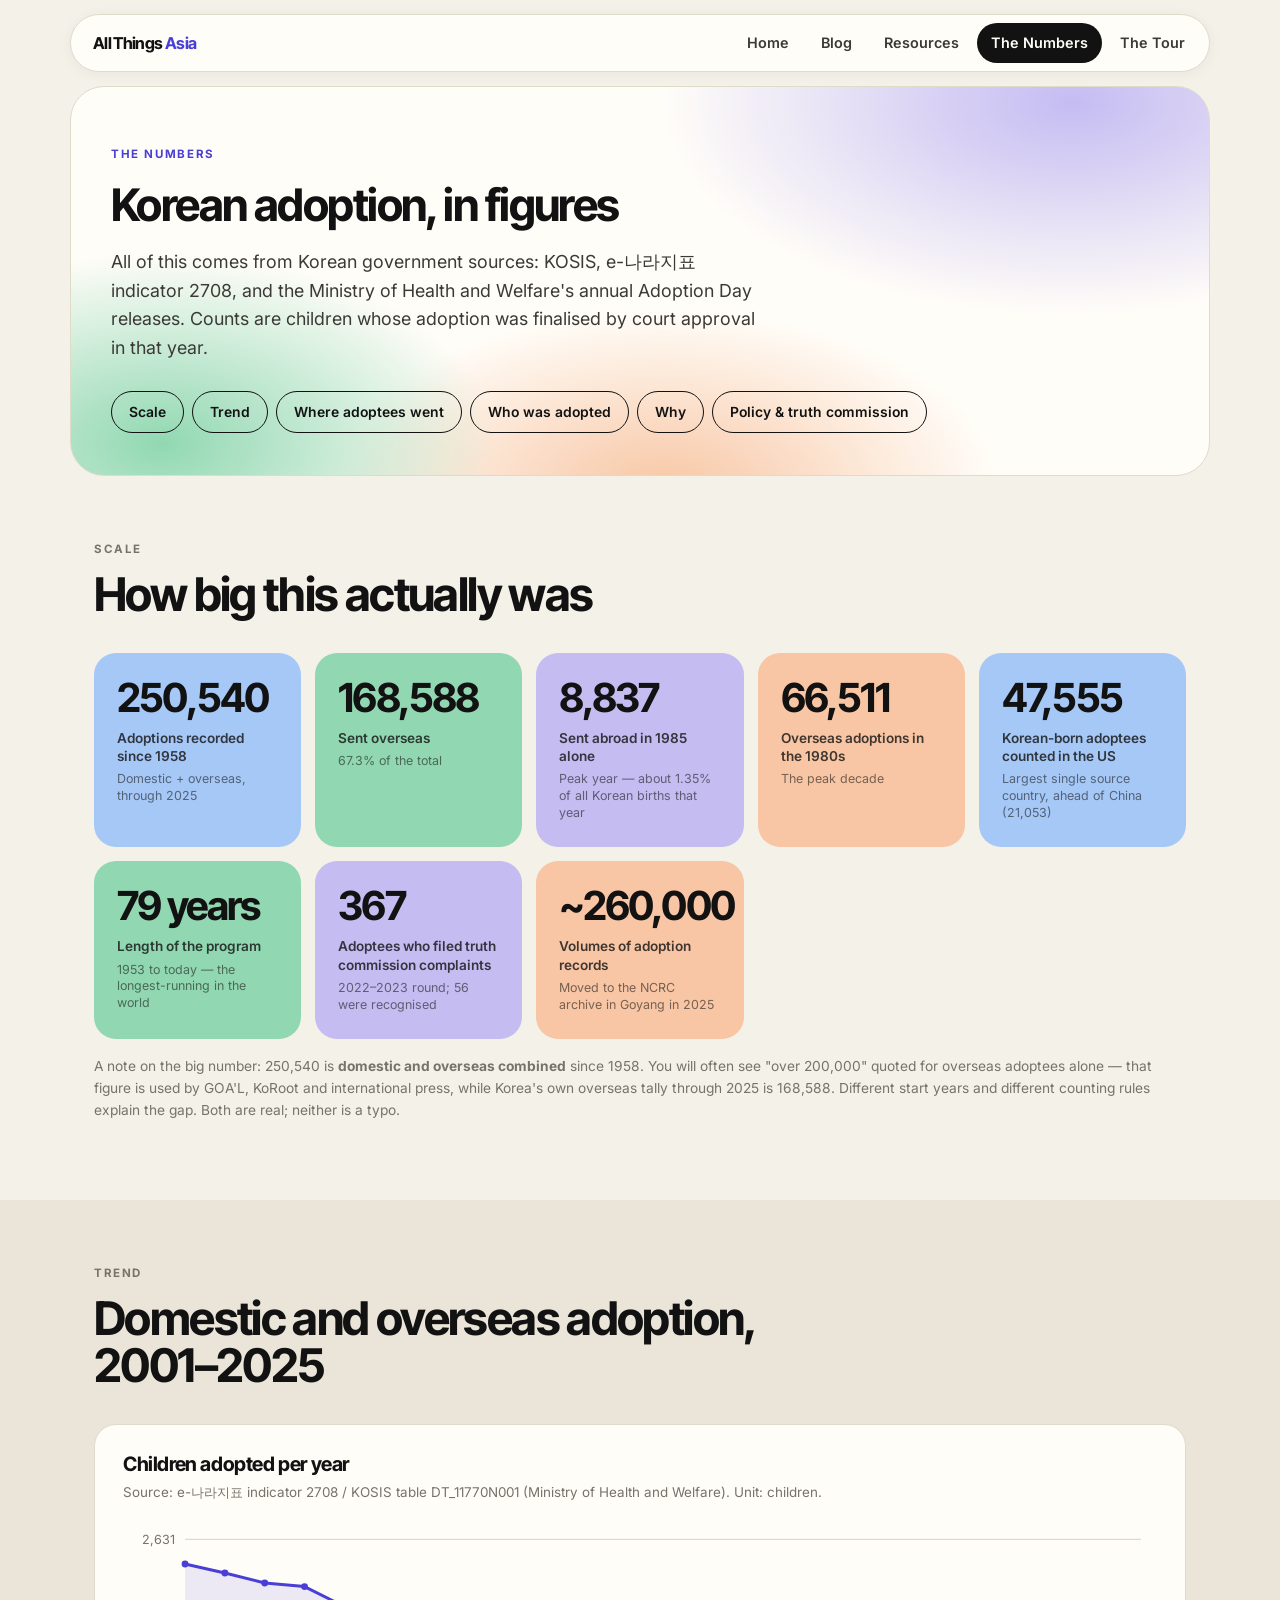
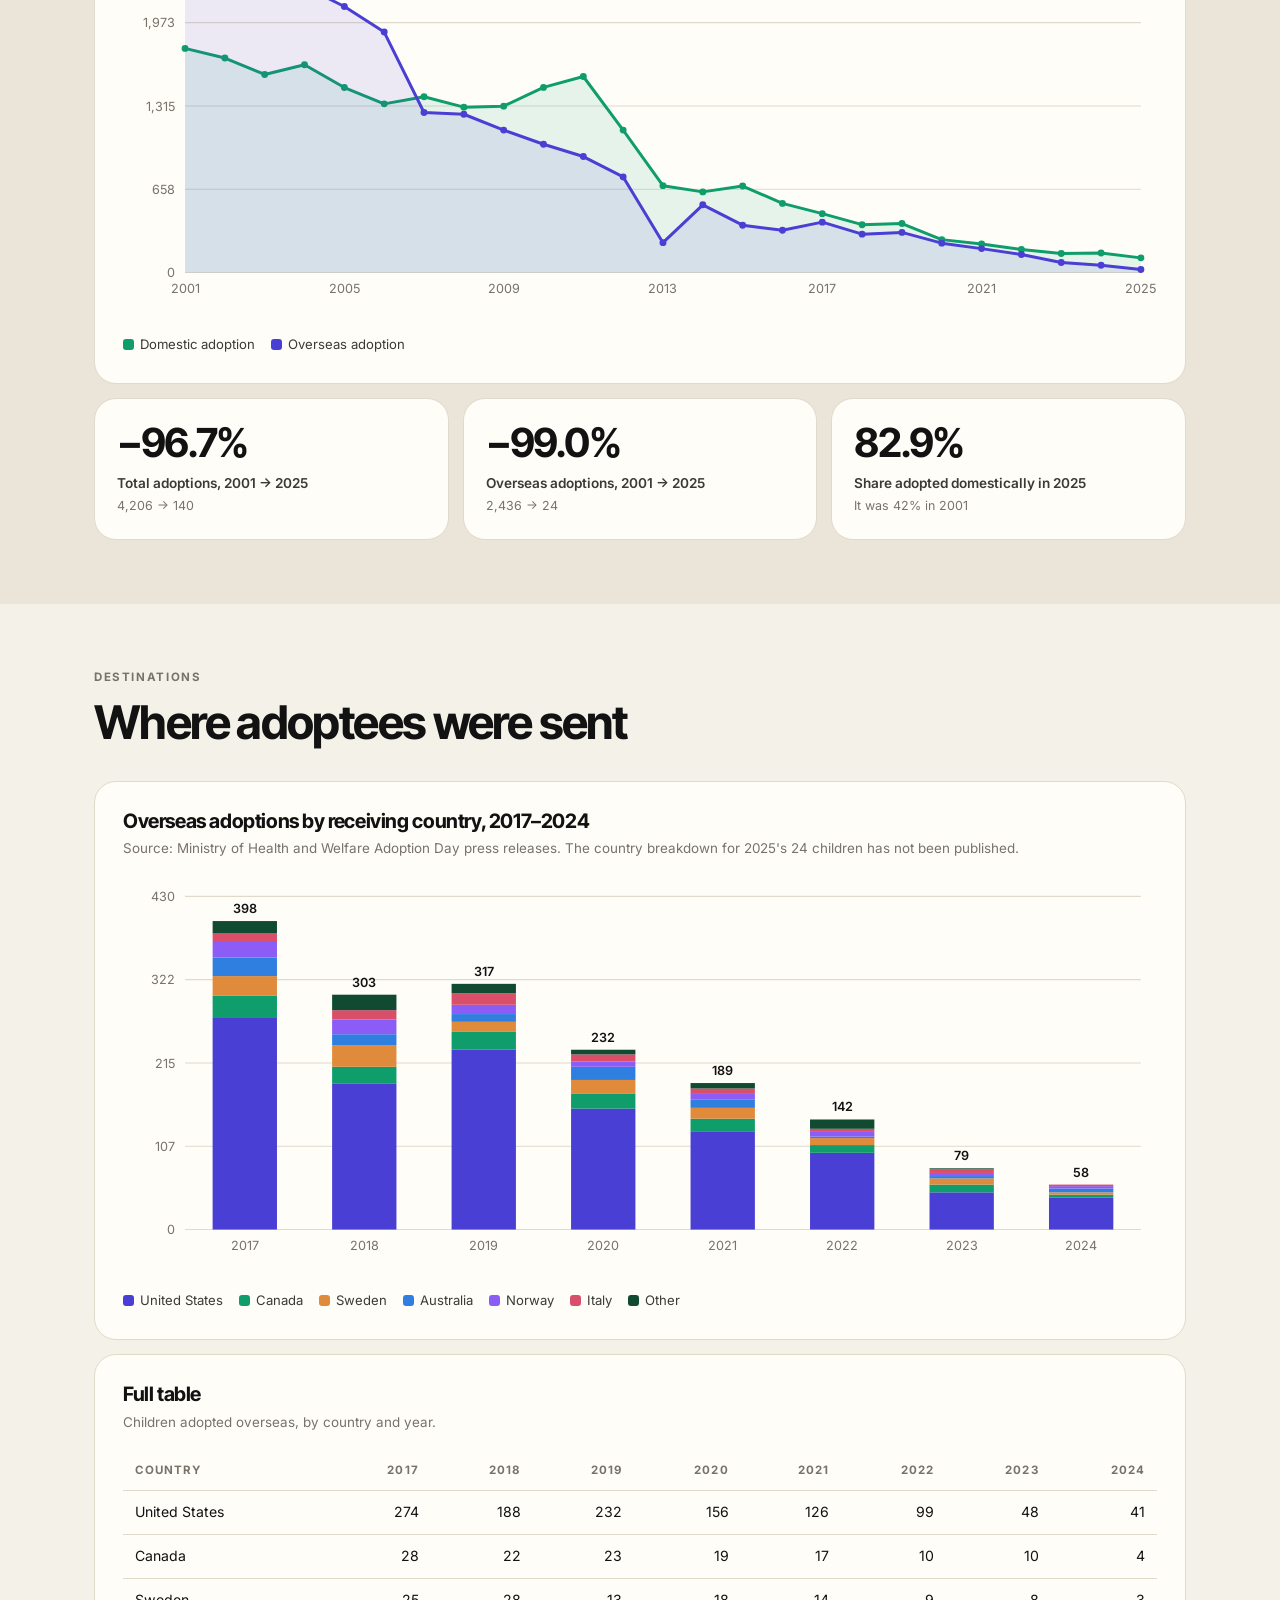
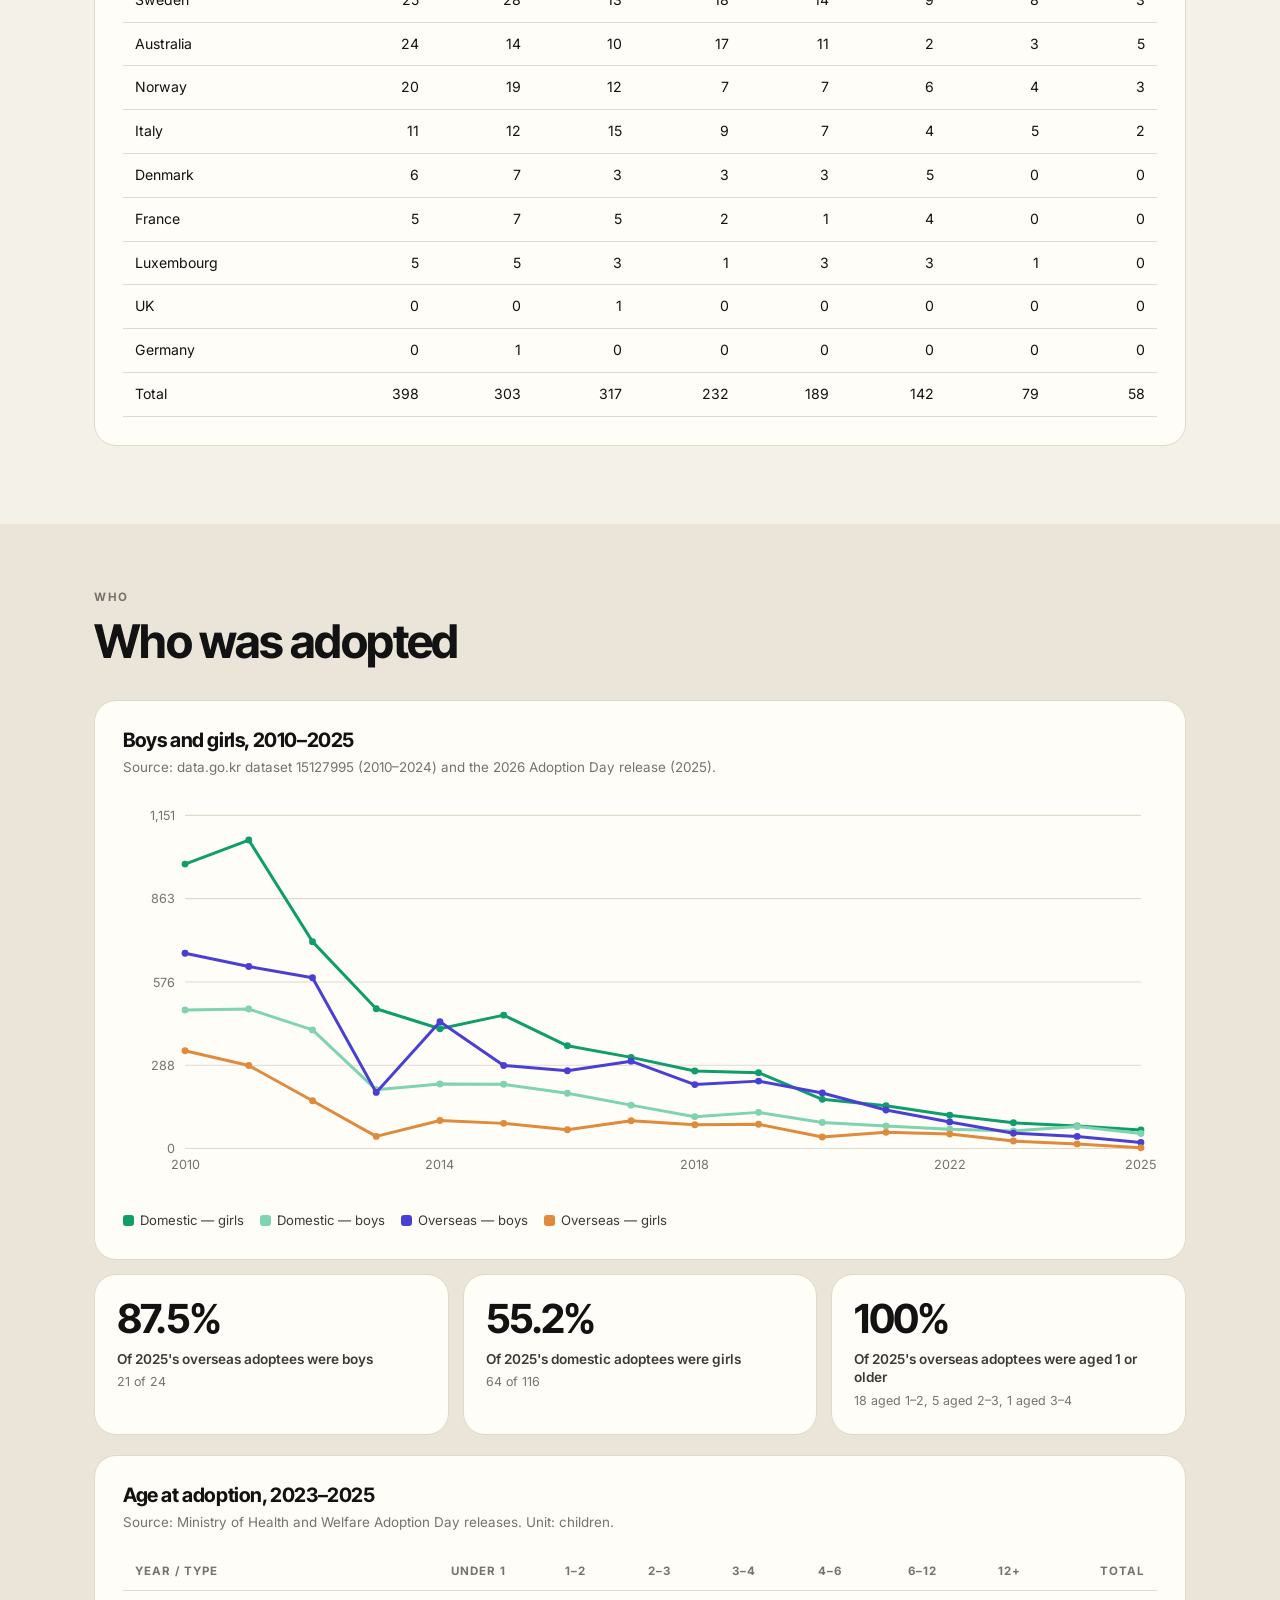
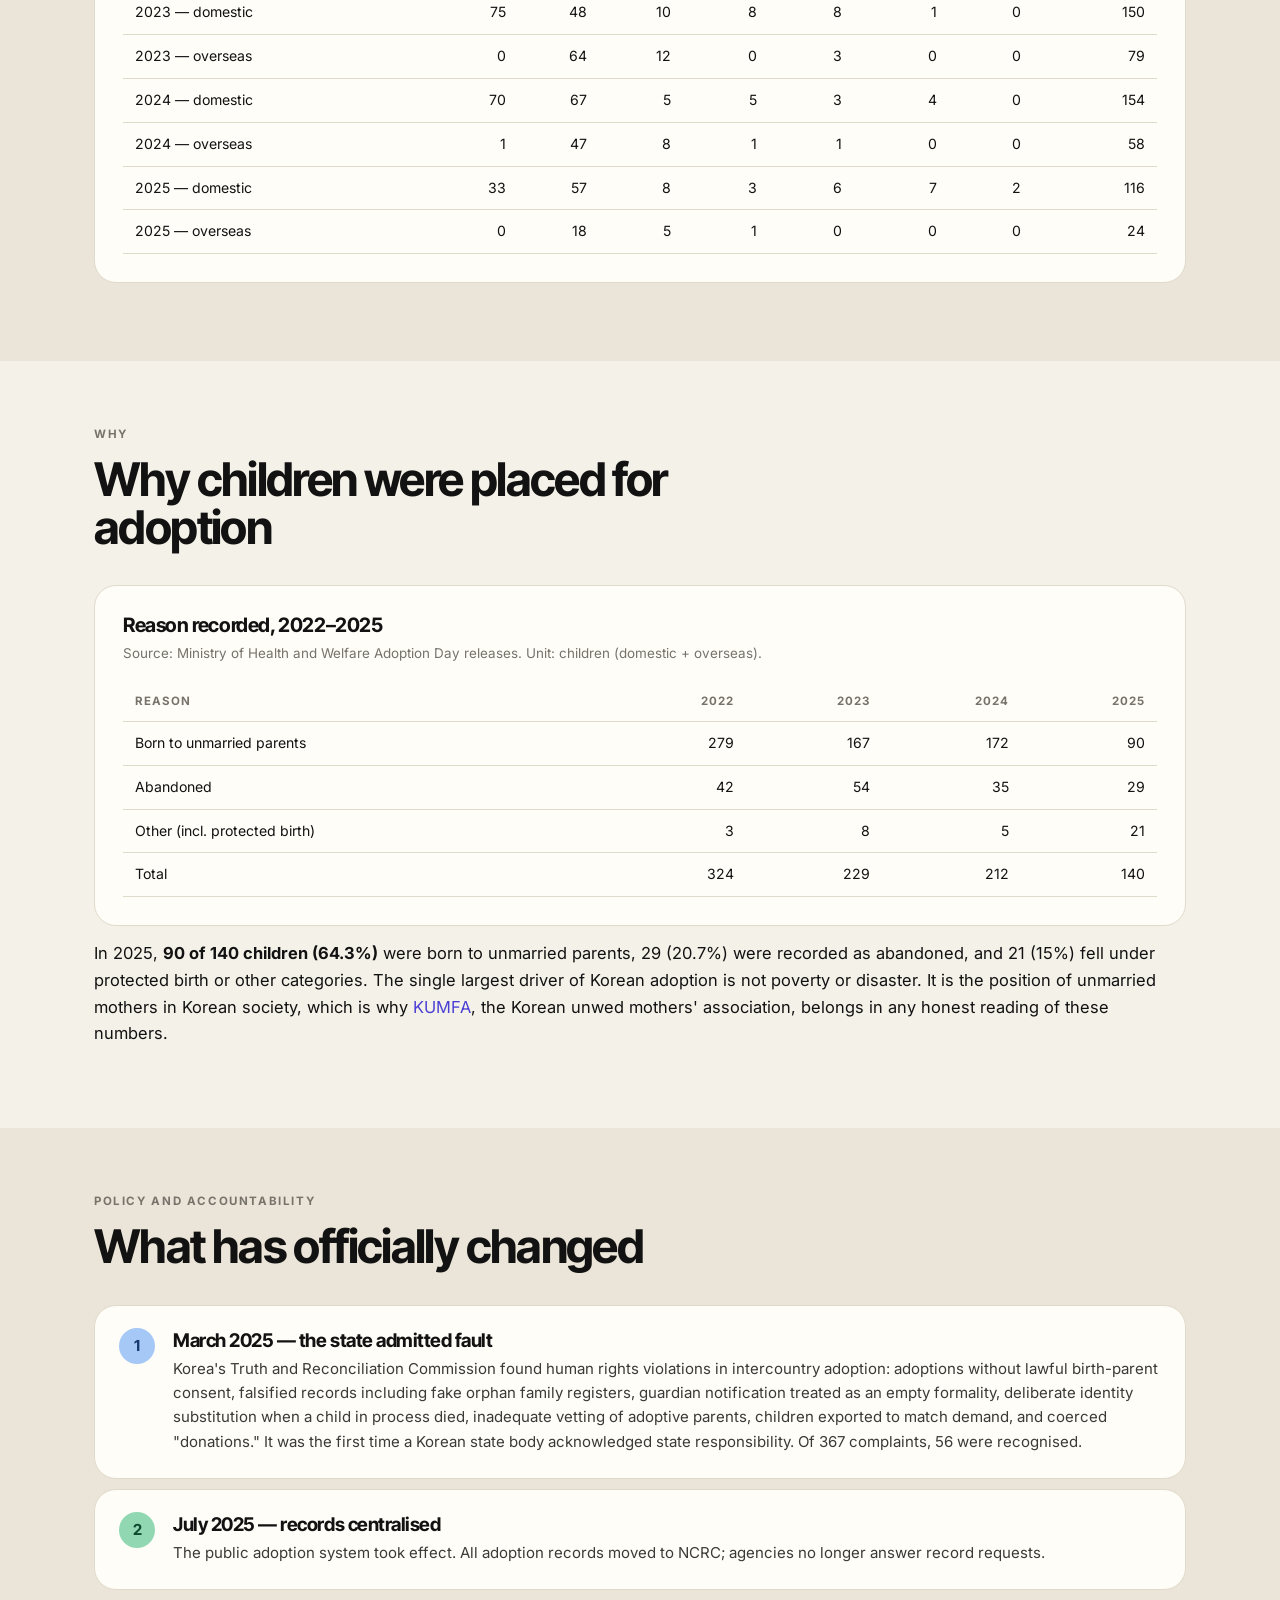
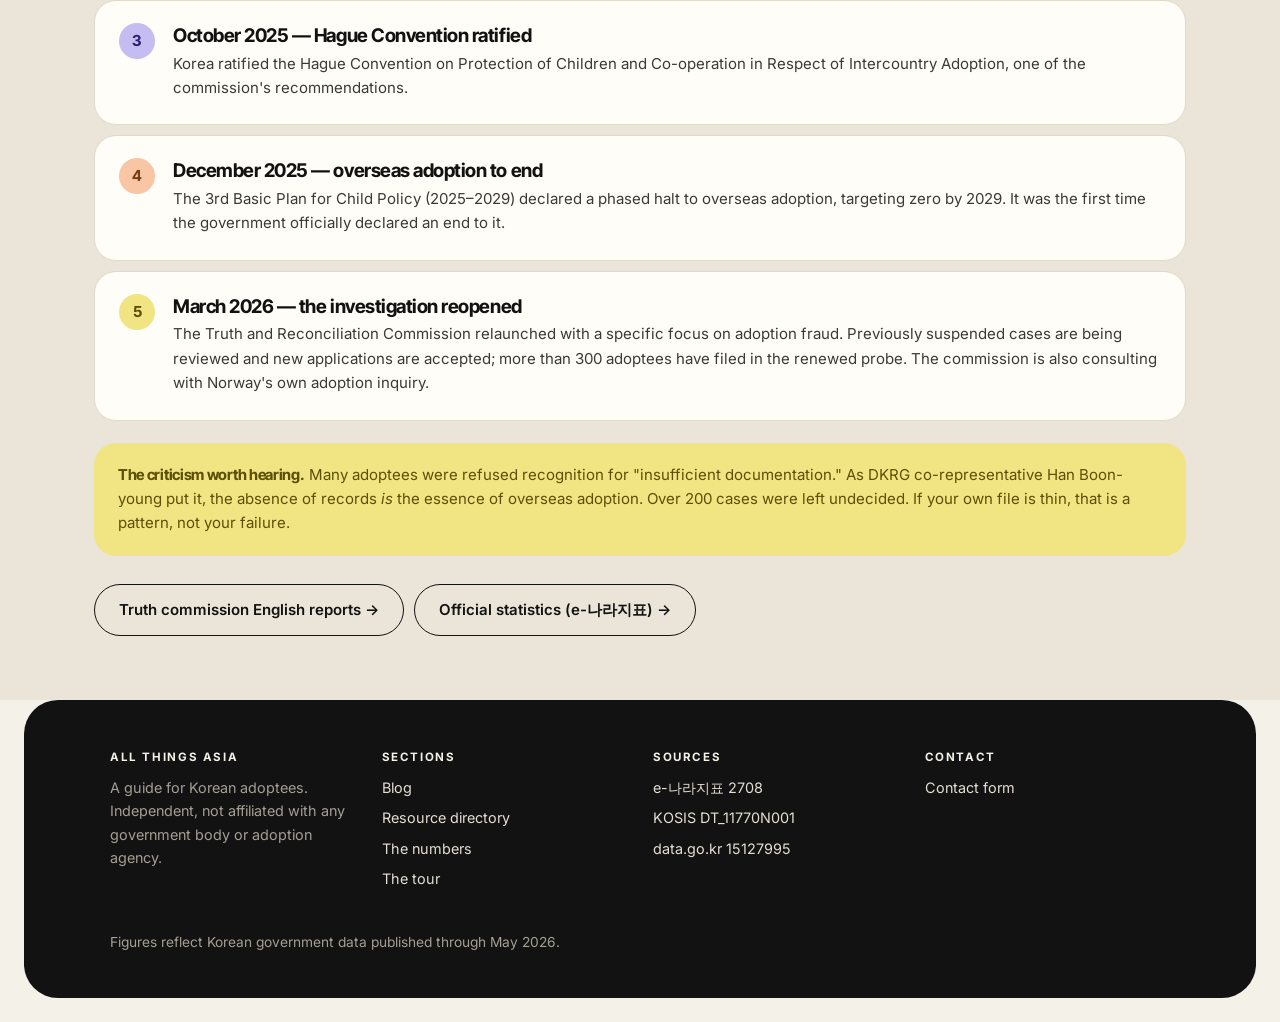
<file: stats.html>
<!doctype html>
<html lang="en">
<head>
<meta charset="utf-8">
<meta name="viewport" content="width=device-width,initial-scale=1">
<title>Korean Adoption Statistics — The Numbers | Roots in Korea</title>
<meta name="description" content="Korean adoption in figures, from Korean government data: 250,540 adoptions since 1958, 168,588 sent overseas, the 1985 peak of 8,837 in a single year, the fall to 24 in 2025, destination countries, and the 2025 truth commission findings.">
<link rel="canonical" href="https://rootsinkorea.org/stats">
<meta name="theme-color" content="#f4f1e8">
<meta name="author" content="All Things Asia">
<meta property="og:site_name" content="Roots in Korea — All Things Asia">
<meta property="og:type" content="website">
<meta property="og:locale" content="en_US">
<meta property="og:url" content="https://rootsinkorea.org/stats">
<meta property="og:title" content="Korean Adoption Statistics — The Numbers | Roots in Korea">
<meta property="og:description" content="Korean adoption in figures, from Korean government data: 250,540 adoptions since 1958, 168,588 sent overseas, the 1985 peak of 8,837 in a single year, the fall to 24 in 2025, destination countries, and the 2025 truth commission findings.">
<meta property="og:image" content="https://rootsinkorea.org/assets/img/blog-1.jpg">
<meta property="og:image:width" content="1600">
<meta property="og:image:height" content="1068">
<meta name="twitter:card" content="summary_large_image">
<meta name="twitter:title" content="Korean Adoption Statistics — The Numbers | Roots in Korea">
<meta name="twitter:description" content="Korean adoption in figures, from Korean government data: 250,540 adoptions since 1958, 168,588 sent overseas, the 1985 peak of 8,837 in a single year, the fall to 24 in 2025, destination countries, and the 2025 truth commission findings.">
<meta name="twitter:image" content="https://rootsinkorea.org/assets/img/blog-1.jpg">
<link rel="preconnect" href="https://fonts.googleapis.com">
<link rel="preconnect" href="https://fonts.gstatic.com" crossorigin>
<link href="https://fonts.googleapis.com/css2?family=Inter+Tight:wght@500;600;700;800&family=Inter:wght@400;500;600;700&display=swap" rel="stylesheet">
<link rel="stylesheet" href="assets/site.css">
</head>
<body>

<header class="site">
  <div class="wrap bar">
    <a class="brand" href="index.html">All Things <span>Asia</span></a>
    <nav class="main">
      <a href="index.html">Home</a>
      <a href="blog.html">Blog</a>
      <a href="resources.html">Resources</a>
      <a href="stats.html" class="on">The Numbers</a>
      <a href="tour.html">The Tour</a>
    </nav>
  </div>
</header>

<div class="hero" style="padding:58px 0 42px">
  <div class="wrap">
    <div class="kicker">The numbers</div>
    <h1 style="font-size:clamp(1.9rem,4vw,2.8rem)">Korean adoption, in figures</h1>
    <p class="lede" style="max-width:660px">All of this comes from Korean government sources: KOSIS, e-나라지표 indicator 2708, and the Ministry of Health and Welfare's annual Adoption Day releases. Counts are children whose adoption was finalised by court approval in that year.</p>
    <div class="anchors">
      <a href="#scale">Scale</a><a href="#trend">Trend</a><a href="#where">Where adoptees went</a><a href="#who">Who was adopted</a><a href="#why">Why</a><a href="#policy">Policy &amp; truth commission</a>
    </div>
  </div>
</div>

<section id="scale">
  <div class="wrap">
    <div class="sechead"><div class="kicker">Scale</div><h2>How big this actually was</h2></div>
    <div class="grid g4">
      <div class="stat"><div class="n">250,540</div><div class="l">Adoptions recorded since 1958</div><div class="s">Domestic + overseas, through 2025</div></div>
      <div class="stat"><div class="n">168,588</div><div class="l">Sent overseas</div><div class="s">67.3% of the total</div></div>
      <div class="stat"><div class="n">8,837</div><div class="l">Sent abroad in 1985 alone</div><div class="s">Peak year — about 1.35% of all Korean births that year</div></div>
      <div class="stat"><div class="n">66,511</div><div class="l">Overseas adoptions in the 1980s</div><div class="s">The peak decade</div></div>
      <div class="stat"><div class="n">47,555</div><div class="l">Korean-born adoptees counted in the US</div><div class="s">Largest single source country, ahead of China (21,053)</div></div>
      <div class="stat"><div class="n">79 years</div><div class="l">Length of the program</div><div class="s">1953 to today — the longest-running in the world</div></div>
      <div class="stat"><div class="n">367</div><div class="l">Adoptees who filed truth commission complaints</div><div class="s">2022–2023 round; 56 were recognised</div></div>
      <div class="stat"><div class="n">~260,000</div><div class="l">Volumes of adoption records</div><div class="s">Moved to the NCRC archive in Goyang in 2025</div></div>
    </div>
    <p class="small muted" style="margin-top:16px">A note on the big number: 250,540 is <b>domestic and overseas combined</b> since 1958. You will often see "over 200,000" quoted for overseas adoptees alone — that figure is used by GOA'L, KoRoot and international press, while Korea's own overseas tally through 2025 is 168,588. Different start years and different counting rules explain the gap. Both are real; neither is a typo.</p>
  </div>
</section>

<section id="trend" class="alt">
  <div class="wrap">
    <div class="sechead"><div class="kicker">Trend</div><h2>Domestic and overseas adoption, 2001–2025</h2></div>
    <div class="chartbox">
      <h3>Children adopted per year</h3>
      <div class="cap">Source: e-나라지표 indicator 2708 / KOSIS table DT_11770N001 (Ministry of Health and Welfare). Unit: children.</div>
      <div id="c-trend"></div>
    </div>
    <div class="grid g3">
      <div class="stat"><div class="n">−96.7%</div><div class="l">Total adoptions, 2001 &rarr; 2025</div><div class="s">4,206 &rarr; 140</div></div>
      <div class="stat"><div class="n">−99.0%</div><div class="l">Overseas adoptions, 2001 &rarr; 2025</div><div class="s">2,436 &rarr; 24</div></div>
      <div class="stat"><div class="n">82.9%</div><div class="l">Share adopted domestically in 2025</div><div class="s">It was 42% in 2001</div></div>
    </div>
  </div>
</section>

<section id="where">
  <div class="wrap">
    <div class="sechead"><div class="kicker">Destinations</div><h2>Where adoptees were sent</h2></div>
    <div class="chartbox">
      <h3>Overseas adoptions by receiving country, 2017–2024</h3>
      <div class="cap">Source: Ministry of Health and Welfare Adoption Day press releases. The country breakdown for 2025's 24 children has not been published.</div>
      <div id="c-country"></div>
    </div>
    <div class="chartbox">
      <h3>Full table</h3>
      <div class="cap">Children adopted overseas, by country and year.</div>
      <div id="t-country" class="tscroll"></div>
    </div>
  </div>
</section>

<section id="who" class="alt">
  <div class="wrap">
    <div class="sechead"><div class="kicker">Who</div><h2>Who was adopted</h2></div>
    <div class="chartbox">
      <h3>Boys and girls, 2010–2025</h3>
      <div class="cap">Source: data.go.kr dataset 15127995 (2010–2024) and the 2026 Adoption Day release (2025).</div>
      <div id="c-sex"></div>
    </div>
    <div class="grid g3">
      <div class="stat"><div class="n">87.5%</div><div class="l">Of 2025's overseas adoptees were boys</div><div class="s">21 of 24</div></div>
      <div class="stat"><div class="n">55.2%</div><div class="l">Of 2025's domestic adoptees were girls</div><div class="s">64 of 116</div></div>
      <div class="stat"><div class="n">100%</div><div class="l">Of 2025's overseas adoptees were aged 1 or older</div><div class="s">18 aged 1–2, 5 aged 2–3, 1 aged 3–4</div></div>
    </div>
    <div class="chartbox" style="margin-top:20px">
      <h3>Age at adoption, 2023–2025</h3>
      <div class="cap">Source: Ministry of Health and Welfare Adoption Day releases. Unit: children.</div>
      <div id="t-age" class="tscroll"></div>
    </div>
  </div>
</section>

<section id="why">
  <div class="wrap">
    <div class="sechead"><div class="kicker">Why</div><h2>Why children were placed for adoption</h2></div>
    <div class="chartbox">
      <h3>Reason recorded, 2022–2025</h3>
      <div class="cap">Source: Ministry of Health and Welfare Adoption Day releases. Unit: children (domestic + overseas).</div>
      <div id="t-reason" class="tscroll"></div>
    </div>
    <p>In 2025, <b>90 of 140 children (64.3%)</b> were born to unmarried parents, 29 (20.7%) were recorded as abandoned, and 21 (15%) fell under protected birth or other categories. The single largest driver of Korean adoption is not poverty or disaster. It is the position of unmarried mothers in Korean society, which is why <a href="resources.html#orgs">KUMFA</a>, the Korean unwed mothers' association, belongs in any honest reading of these numbers.</p>
  </div>
</section>

<section id="policy" class="alt">
  <div class="wrap">
    <div class="sechead"><div class="kicker">Policy and accountability</div><h2>What has officially changed</h2></div>
    <ol class="steps">
      <li>
        <b>March 2025 — the state admitted fault</b>
        <p>Korea's Truth and Reconciliation Commission found human rights violations in intercountry adoption: adoptions without lawful birth-parent consent, falsified records including fake orphan family registers, guardian notification treated as an empty formality, deliberate identity substitution when a child in process died, inadequate vetting of adoptive parents, children exported to match demand, and coerced "donations." It was the first time a Korean state body acknowledged state responsibility. Of 367 complaints, 56 were recognised.</p>
      </li>
      <li>
        <b>July 2025 — records centralised</b>
        <p>The public adoption system took effect. All adoption records moved to NCRC; agencies no longer answer record requests.</p>
      </li>
      <li>
        <b>October 2025 — Hague Convention ratified</b>
        <p>Korea ratified the Hague Convention on Protection of Children and Co-operation in Respect of Intercountry Adoption, one of the commission's recommendations.</p>
      </li>
      <li>
        <b>December 2025 — overseas adoption to end</b>
        <p>The 3rd Basic Plan for Child Policy (2025–2029) declared a phased halt to overseas adoption, targeting zero by 2029. It was the first time the government officially declared an end to it.</p>
      </li>
      <li>
        <b>March 2026 — the investigation reopened</b>
        <p>The Truth and Reconciliation Commission relaunched with a specific focus on adoption fraud. Previously suspended cases are being reviewed and new applications are accepted; more than 300 adoptees have filed in the renewed probe. The commission is also consulting with Norway's own adoption inquiry.</p>
      </li>
    </ol>
    <div class="note" style="margin-top:22px">
      <b>The criticism worth hearing.</b> Many adoptees were refused recognition for "insufficient documentation." As DKRG co-representative Han Boon-young put it, the absence of records <em>is</em> the essence of overseas adoption. Over 200 cases were left undecided. If your own file is thin, that is a pattern, not your failure.
    </div>
    <div class="cta"><a class="btn btn-s" href="https://www.jinsil.go.kr/en/nac/selectNoticeList.do?bbsId=BBSMSTR_000000000723" target="_blank" rel="noopener">Truth commission English reports &rarr;</a>
      <a class="btn btn-s" href="https://www.index.go.kr/unity/potal/main/EachDtlPageDetail.do?idx_cd=2708" target="_blank" rel="noopener">Official statistics (e-나라지표) &rarr;</a></div>
  </div>
</section>

<footer class="site">
  <div class="wrap">
    <div class="cols">
      <div><h4>All Things Asia</h4><p style="margin:0">A guide for Korean adoptees. Independent, not affiliated with any government body or adoption agency.</p></div>
      <div><h4>Sections</h4><ul><li><a href="blog.html">Blog</a></li><li><a href="resources.html">Resource directory</a></li><li><a href="stats.html">The numbers</a></li><li><a href="tour.html">The tour</a></li></ul></div>
      <div><h4>Sources</h4><ul>
        <li><a href="https://www.index.go.kr/unity/potal/main/EachDtlPageDetail.do?idx_cd=2708" target="_blank" rel="noopener">e-나라지표 2708</a></li>
        <li><a href="https://kosis.kr/statHtml/statHtml.do?orgId=117&amp;tblId=DT_11770N001" target="_blank" rel="noopener">KOSIS DT_11770N001</a></li>
        <li><a href="https://www.data.go.kr/data/15127995/fileData.do" target="_blank" rel="noopener">data.go.kr 15127995</a></li>
      </ul></div>
      <div><h4>Contact</h4><ul><li><a href="https://forms.gle/z9WPkE3ZgyWG4sxg8" target="_blank" rel="noopener">Contact form</a></li></ul></div>
    </div>
    <p class="small" style="margin:0">Figures reflect Korean government data published through May 2026.</p>
  </div>
</footer>

<script src="assets/site.js"></script>
<script src="assets/stats.js"></script>
</body>
</html>
</file>
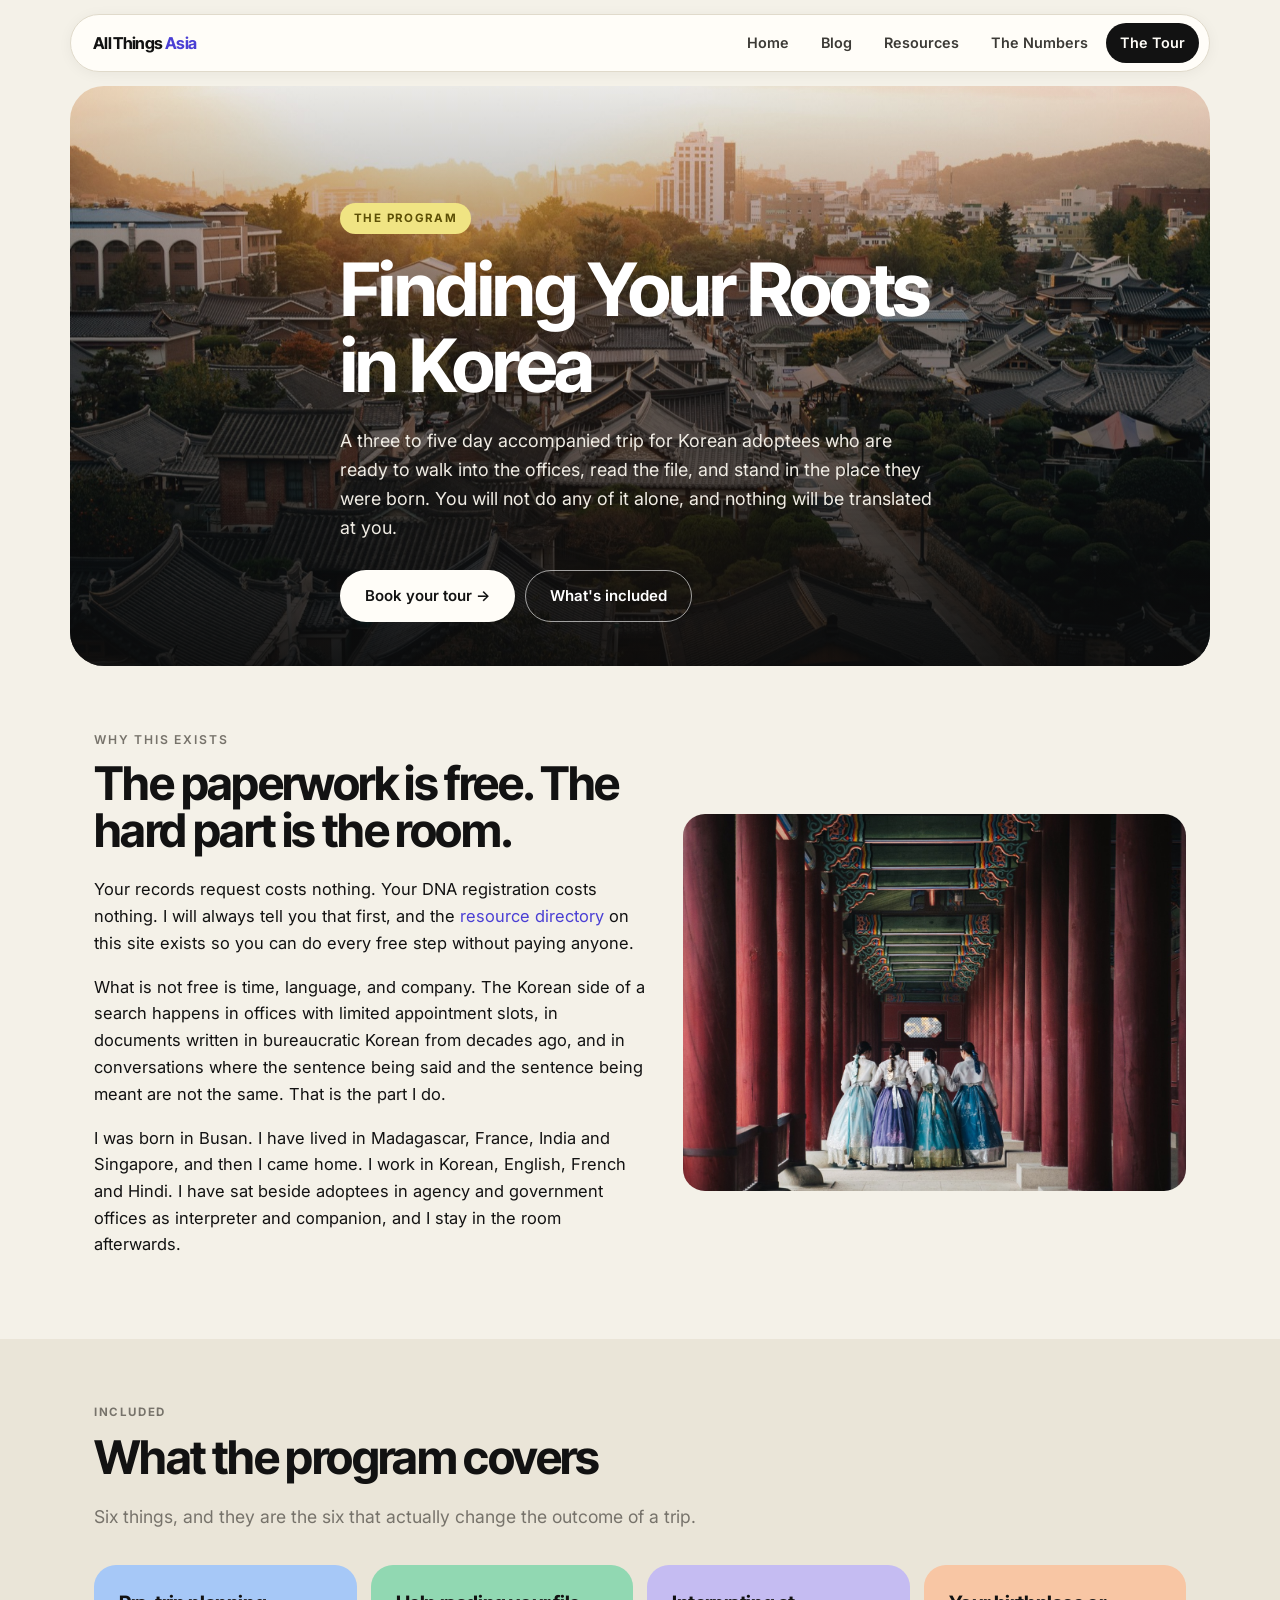
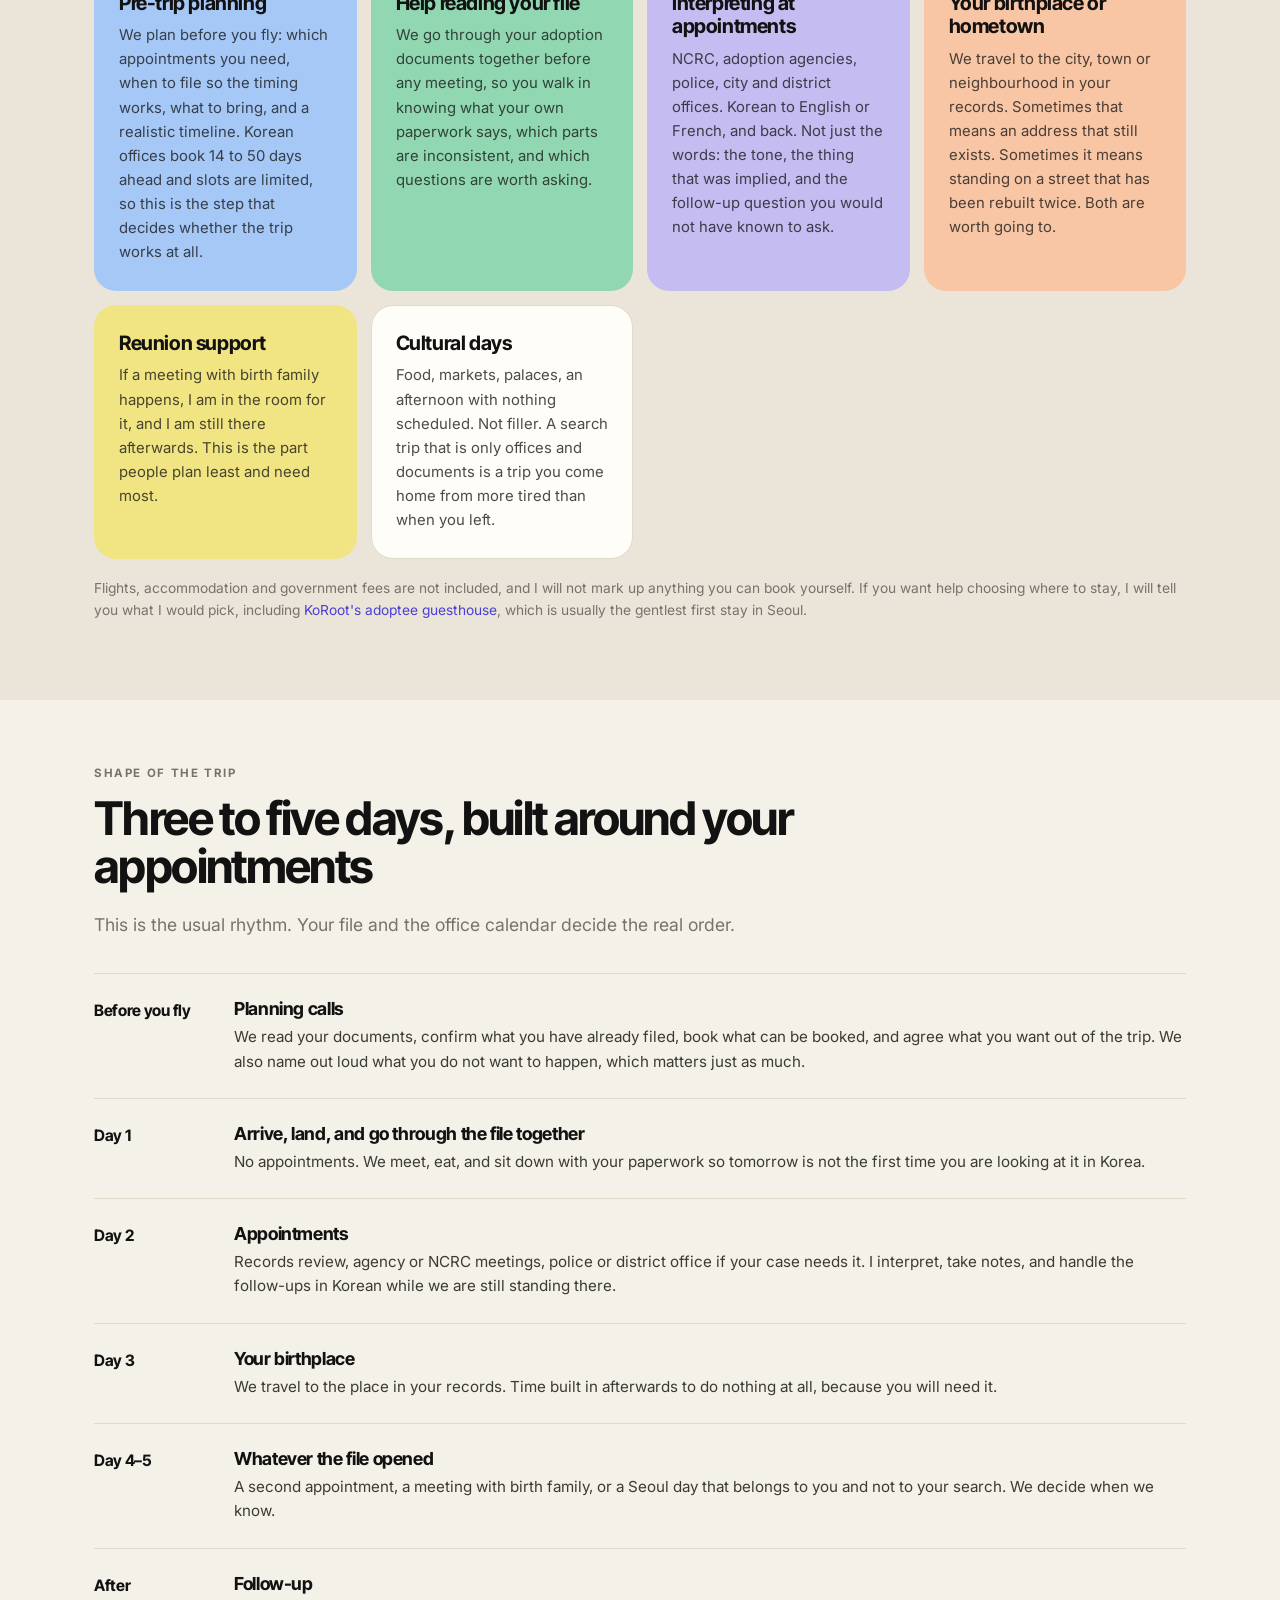
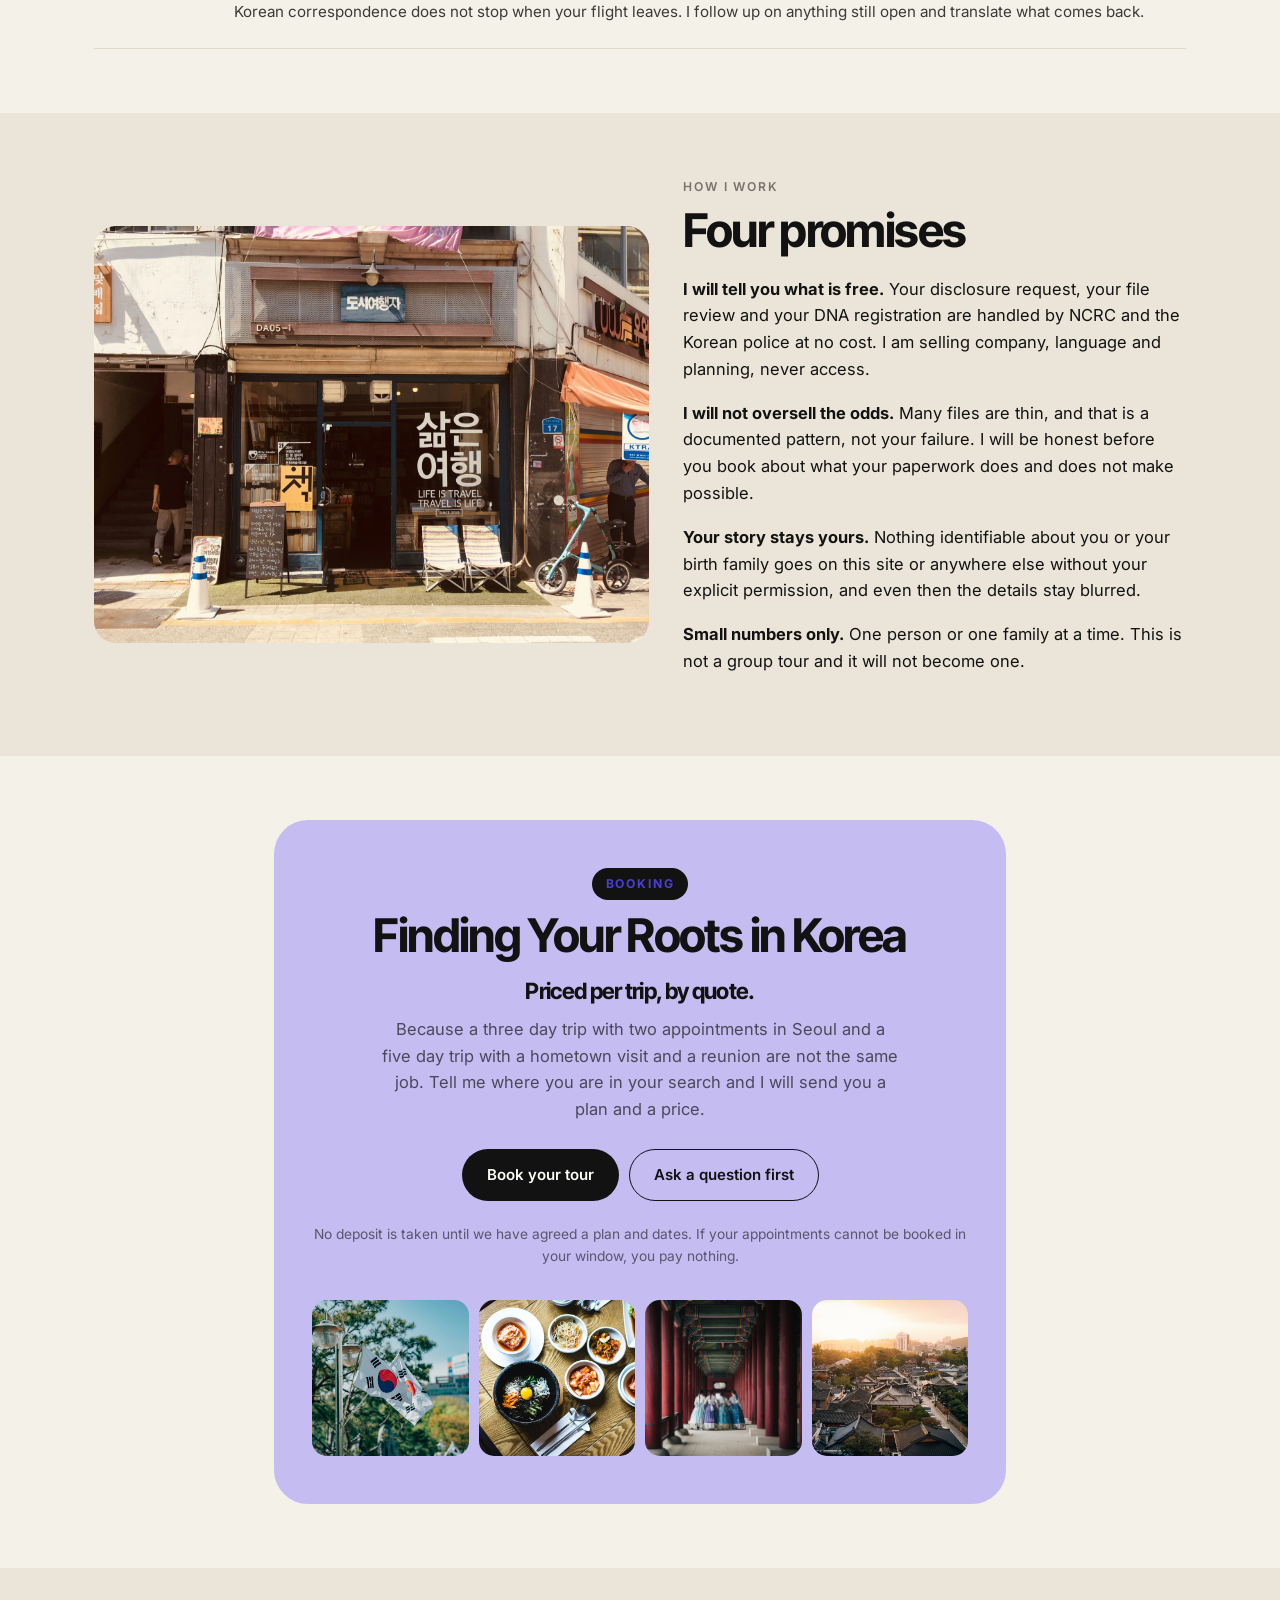
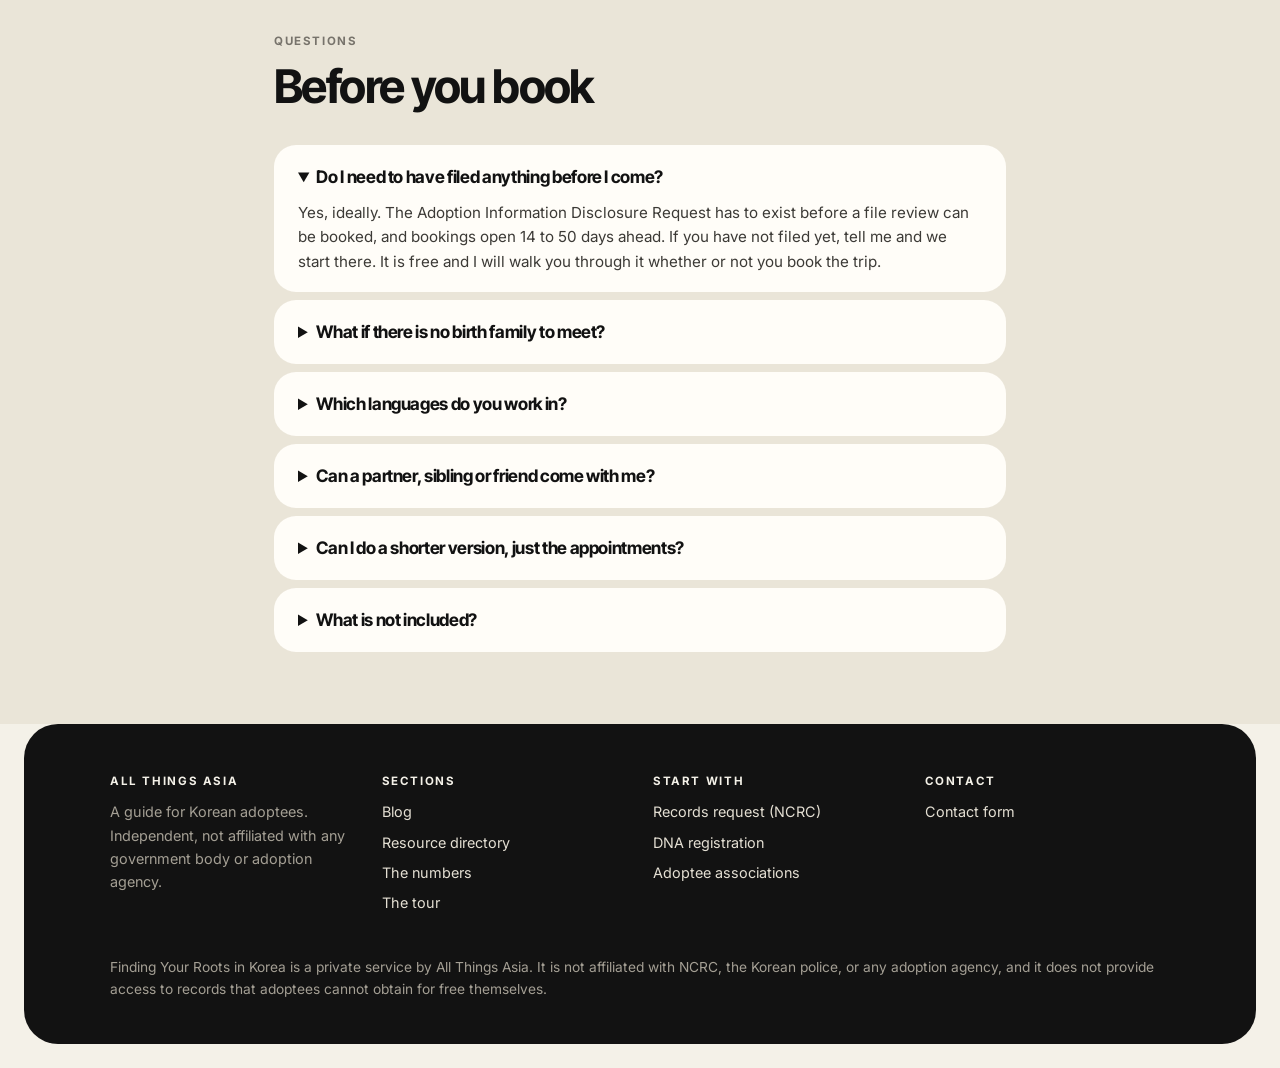
<file: tour.html>
<!doctype html>
<html lang="en">
<head>
<meta charset="utf-8">
<meta name="viewport" content="width=device-width,initial-scale=1">
<title>Finding Your Roots in Korea — Accompanied Birth Family Search Trip</title>
<meta name="description" content="Finding Your Roots in Korea: a 3 to 5 day accompanied trip for Korean adoptees. Pre-trip planning, help reading your file, interpreting at NCRC and agency appointments, a visit to your birthplace, and support if a reunion happens. Priced by quote.">
<link rel="canonical" href="https://rootsinkorea.org/tour">
<meta name="theme-color" content="#f4f1e8">
<meta name="author" content="All Things Asia">
<meta property="og:site_name" content="Roots in Korea — All Things Asia">
<meta property="og:type" content="website">
<meta property="og:locale" content="en_US">
<meta property="og:url" content="https://rootsinkorea.org/tour">
<meta property="og:title" content="Finding Your Roots in Korea — Accompanied Birth Family Search Trip">
<meta property="og:description" content="Finding Your Roots in Korea: a 3 to 5 day accompanied trip for Korean adoptees. Pre-trip planning, help reading your file, interpreting at NCRC and agency appointments, a visit to your birthplace, and support if a reunion happens. Priced by quote.">
<meta property="og:image" content="https://rootsinkorea.org/assets/img/blog-4.jpg">
<meta property="og:image:width" content="1600">
<meta property="og:image:height" content="1068">
<meta name="twitter:card" content="summary_large_image">
<meta name="twitter:title" content="Finding Your Roots in Korea — Accompanied Birth Family Search Trip">
<meta name="twitter:description" content="Finding Your Roots in Korea: a 3 to 5 day accompanied trip for Korean adoptees. Pre-trip planning, help reading your file, interpreting at NCRC and agency appointments, a visit to your birthplace, and support if a reunion happens. Priced by quote.">
<meta name="twitter:image" content="https://rootsinkorea.org/assets/img/blog-4.jpg">
<link rel="preconnect" href="https://fonts.googleapis.com">
<link rel="preconnect" href="https://fonts.gstatic.com" crossorigin>
<link href="https://fonts.googleapis.com/css2?family=Inter+Tight:wght@500;600;700;800&family=Inter:wght@400;500;600;700&display=swap" rel="stylesheet">
<link rel="stylesheet" href="assets/site.css">
<style>
  .tour-hero{position:relative;min-height:clamp(400px,54vw,580px);display:flex;align-items:flex-end;overflow:hidden;
    max-width:1140px;margin:14px auto 0;border-radius:34px;
    background:#2a2420 url('assets/img/blog-4.jpg') center 62%/cover no-repeat}
  .tour-hero::after{content:'';position:absolute;inset:0;background:linear-gradient(180deg,rgba(12,12,12,.08) 0%,rgba(12,12,12,.5) 50%,rgba(12,12,12,.9) 100%)}
  .tour-hero .wrap{position:relative;z-index:2;padding:80px 40px 44px;max-width:none;color:#fff}
  .tour-hero .kicker{display:inline-block;background:var(--lemon);color:var(--lemon-ink);padding:6px 14px;border-radius:999px;font-size:.72rem;letter-spacing:.12em;text-transform:uppercase;font-weight:700;margin-bottom:18px}
  .tour-hero h1{color:#fff;font-size:clamp(2.5rem,6.4vw,4.6rem);margin-bottom:.3em}
  .tour-hero p{color:#f0ece4;max-width:600px;font-size:1.12rem;margin-bottom:0}
  .tour-hero .cta{margin-top:28px}
  .tour-hero .btn-p{background:var(--card);color:var(--ink)}
  .tour-hero .btn-p:hover{background:var(--lemon);color:var(--lemon-ink)}
  .tour-hero .btn-s{color:#fff;border-color:rgba(255,255,255,.6)}
  .tour-hero .btn-s:hover{border-color:#fff;background:#fff;color:var(--ink)}

  .split{display:grid;gap:34px;grid-template-columns:1.05fr .95fr;align-items:center}
  .split img{border-radius:var(--radius);aspect-ratio:4/3;object-fit:cover;width:100%}
  @media(max-width:820px){.split{grid-template-columns:1fr}}

  .inc{display:grid;gap:14px;grid-template-columns:repeat(auto-fit,minmax(262px,1fr))}
  .inc .card{border-color:transparent}
  .inc .card:nth-child(6n+1){background:var(--sky)}
  .inc .card:nth-child(6n+2){background:var(--mint)}
  .inc .card:nth-child(6n+3){background:var(--lilac)}
  .inc .card:nth-child(6n+4){background:var(--peach)}
  .inc .card:nth-child(6n+5){background:var(--lemon)}
  .inc .card:nth-child(6n+6){background:var(--card);border-color:var(--line)}
  .inc .card p{color:rgba(18,18,18,.76)}

  .day{display:grid;grid-template-columns:120px 1fr;gap:20px;padding:24px 0;border-top:1px solid var(--line)}
  .day:last-child{border-bottom:1px solid var(--line)}
  .day .lbl{font-family:var(--serif);font-size:.98rem;color:var(--ink);font-weight:700;letter-spacing:-.02em}
  .day h3{margin-bottom:.3em;font-size:1.12rem}
  .day p{font-size:.95rem;margin:0;color:var(--ink-2)}
  @media(max-width:620px){.day{grid-template-columns:1fr;gap:6px}}

  .bookbox{background:var(--lilac);border:0;border-radius:34px;padding:48px 38px;text-align:center}
  .bookbox h2{margin-bottom:.3em;color:var(--ink)}
  .bookbox .kicker{display:inline-block;background:var(--ink);color:var(--card);padding:6px 14px;border-radius:999px}
  .bookbox .q{font-family:var(--serif);font-size:1.4rem;font-weight:700;letter-spacing:-.03em;margin:8px 0 6px;color:var(--ink)}
  .bookbox .muted{color:rgba(18,18,18,.68)}
  .bookbox .small{color:rgba(18,18,18,.6)}
  .strip{display:grid;gap:10px;grid-template-columns:repeat(auto-fit,minmax(150px,1fr));margin-top:32px}
  .strip img{border-radius:15px;aspect-ratio:1/1;object-fit:cover;width:100%}
  .faq details{background:var(--card);border-radius:var(--radius);padding:18px 24px;margin-bottom:8px}
  .faq summary{font-family:var(--serif);font-size:1.08rem;cursor:pointer;font-weight:700;letter-spacing:-.02em}
  .faq p{margin:10px 0 0;font-size:.95rem;color:var(--ink-2)}
</style>
</head>
<body>

<header class="site">
  <div class="wrap bar">
    <a class="brand" href="index.html">All Things <span>Asia</span></a>
    <nav class="main">
      <a href="index.html">Home</a>
      <a href="blog.html">Blog</a>
      <a href="resources.html">Resources</a>
      <a href="stats.html">The Numbers</a>
      <a href="tour.html" class="on">The Tour</a>
    </nav>
  </div>
</header>

<div class="tour-hero">
  <div class="wrap">
    <div class="kicker">The program</div>
    <h1>Finding Your Roots<br>in Korea</h1>
    <p>A three to five day accompanied trip for Korean adoptees who are ready to walk into the offices, read the file, and stand in the place they were born. You will not do any of it alone, and nothing will be translated at you.</p>
    <div class="cta">
      <a class="btn btn-p" href="#book">Book your tour &rarr;</a>
      <a class="btn btn-s" href="#included">What's included</a>
    </div>
  </div>
</div>

<section>
  <div class="wrap">
    <div class="split">
      <div>
        <div class="kicker" style="font-size:.76rem;letter-spacing:.15em;text-transform:uppercase;color:var(--muted);font-weight:600;margin-bottom:10px">Why this exists</div>
        <h2>The paperwork is free. The hard part is the room.</h2>
        <p>Your records request costs nothing. Your DNA registration costs nothing. I will always tell you that first, and the <a href="resources.html">resource directory</a> on this site exists so you can do every free step without paying anyone.</p>
        <p>What is not free is time, language, and company. The Korean side of a search happens in offices with limited appointment slots, in documents written in bureaucratic Korean from decades ago, and in conversations where the sentence being said and the sentence being meant are not the same. That is the part I do.</p>
        <p>I was born in Busan. I have lived in Madagascar, France, India and Singapore, and then I came home. I work in Korean, English, French and Hindi. I have sat beside adoptees in agency and government offices as interpreter and companion, and I stay in the room afterwards.</p>
      </div>
      <img src="assets/img/blog-3.jpg" alt="Walking through a palace corridor in Seoul">
    </div>
  </div>
</section>

<section id="included" class="alt">
  <div class="wrap">
    <div class="sechead">
      <div class="kicker">Included</div>
      <h2>What the program covers</h2>
      <p class="lede muted">Six things, and they are the six that actually change the outcome of a trip.</p>
    </div>
    <div class="inc">
      <div class="card">
        <h3>Pre-trip planning</h3>
        <p>We plan before you fly: which appointments you need, when to file so the timing works, what to bring, and a realistic timeline. Korean offices book 14 to 50 days ahead and slots are limited, so this is the step that decides whether the trip works at all.</p>
      </div>
      <div class="card">
        <h3>Help reading your file</h3>
        <p>We go through your adoption documents together before any meeting, so you walk in knowing what your own paperwork says, which parts are inconsistent, and which questions are worth asking.</p>
      </div>
      <div class="card">
        <h3>Interpreting at appointments</h3>
        <p>NCRC, adoption agencies, police, city and district offices. Korean to English or French, and back. Not just the words: the tone, the thing that was implied, and the follow-up question you would not have known to ask.</p>
      </div>
      <div class="card">
        <h3>Your birthplace or hometown</h3>
        <p>We travel to the city, town or neighbourhood in your records. Sometimes that means an address that still exists. Sometimes it means standing on a street that has been rebuilt twice. Both are worth going to.</p>
      </div>
      <div class="card">
        <h3>Reunion support</h3>
        <p>If a meeting with birth family happens, I am in the room for it, and I am still there afterwards. This is the part people plan least and need most.</p>
      </div>
      <div class="card">
        <h3>Cultural days</h3>
        <p>Food, markets, palaces, an afternoon with nothing scheduled. Not filler. A search trip that is only offices and documents is a trip you come home from more tired than when you left.</p>
      </div>
    </div>
    <p class="small muted" style="margin-top:18px">Flights, accommodation and government fees are not included, and I will not mark up anything you can book yourself. If you want help choosing where to stay, I will tell you what I would pick, including <a href="resources.html#trips">KoRoot's adoptee guesthouse</a>, which is usually the gentlest first stay in Seoul.</p>
  </div>
</section>

<section>
  <div class="wrap">
    <div class="sechead">
      <div class="kicker">Shape of the trip</div>
      <h2>Three to five days, built around your appointments</h2>
      <p class="lede muted">This is the usual rhythm. Your file and the office calendar decide the real order.</p>
    </div>
    <div class="day">
      <div class="lbl">Before you fly</div>
      <div>
        <h3>Planning calls</h3>
        <p>We read your documents, confirm what you have already filed, book what can be booked, and agree what you want out of the trip. We also name out loud what you do not want to happen, which matters just as much.</p>
      </div>
    </div>
    <div class="day">
      <div class="lbl">Day 1</div>
      <div>
        <h3>Arrive, land, and go through the file together</h3>
        <p>No appointments. We meet, eat, and sit down with your paperwork so tomorrow is not the first time you are looking at it in Korea.</p>
      </div>
    </div>
    <div class="day">
      <div class="lbl">Day 2</div>
      <div>
        <h3>Appointments</h3>
        <p>Records review, agency or NCRC meetings, police or district office if your case needs it. I interpret, take notes, and handle the follow-ups in Korean while we are still standing there.</p>
      </div>
    </div>
    <div class="day">
      <div class="lbl">Day 3</div>
      <div>
        <h3>Your birthplace</h3>
        <p>We travel to the place in your records. Time built in afterwards to do nothing at all, because you will need it.</p>
      </div>
    </div>
    <div class="day">
      <div class="lbl">Day 4–5</div>
      <div>
        <h3>Whatever the file opened</h3>
        <p>A second appointment, a meeting with birth family, or a Seoul day that belongs to you and not to your search. We decide when we know.</p>
      </div>
    </div>
    <div class="day">
      <div class="lbl">After</div>
      <div>
        <h3>Follow-up</h3>
        <p>Korean correspondence does not stop when your flight leaves. I follow up on anything still open and translate what comes back.</p>
      </div>
    </div>
  </div>
</section>

<section class="alt">
  <div class="wrap">
    <div class="split">
      <img src="assets/img/blog-5.jpg" alt="A small bookshop in Korea">
      <div>
        <div class="kicker" style="font-size:.76rem;letter-spacing:.15em;text-transform:uppercase;color:var(--muted);font-weight:600;margin-bottom:10px">How I work</div>
        <h2>Four promises</h2>
        <p><b>I will tell you what is free.</b> Your disclosure request, your file review and your DNA registration are handled by NCRC and the Korean police at no cost. I am selling company, language and planning, never access.</p>
        <p><b>I will not oversell the odds.</b> Many files are thin, and that is a documented pattern, not your failure. I will be honest before you book about what your paperwork does and does not make possible.</p>
        <p><b>Your story stays yours.</b> Nothing identifiable about you or your birth family goes on this site or anywhere else without your explicit permission, and even then the details stay blurred.</p>
        <p><b>Small numbers only.</b> One person or one family at a time. This is not a group tour and it will not become one.</p>
      </div>
    </div>
  </div>
</section>

<section id="book">
  <div class="wrap narrow">
    <div class="bookbox">
      <div class="kicker" style="font-size:.76rem;letter-spacing:.15em;text-transform:uppercase;color:var(--accent);font-weight:700;margin-bottom:12px">Booking</div>
      <h2>Finding Your Roots in Korea</h2>
      <p class="q">Priced per trip, by quote.</p>
      <p class="muted" style="max-width:520px;margin:0 auto 4px">Because a three day trip with two appointments in Seoul and a five day trip with a hometown visit and a reunion are not the same job. Tell me where you are in your search and I will send you a plan and a price.</p>
      <div class="cta" style="justify-content:center;margin-top:26px">
        <!-- ▼▼ REPLACE THIS HREF WITH YOUR PAYMENT / BOOKING PAGE LINK ▼▼ -->
        <a class="btn btn-p" id="book-now" href="https://forms.gle/z9WPkE3ZgyWG4sxg8" target="_blank" rel="noopener">Book your tour</a>
        <!-- ▲▲ REPLACE THIS HREF WITH YOUR PAYMENT / BOOKING PAGE LINK ▲▲ -->
        <a class="btn btn-s" href="https://forms.gle/z9WPkE3ZgyWG4sxg8" target="_blank" rel="noopener">Ask a question first</a>
      </div>
      <p class="small muted" style="margin:22px 0 0">No deposit is taken until we have agreed a plan and dates. If your appointments cannot be booked in your window, you pay nothing.</p>
      <div class="strip">
        <img src="assets/img/blog-1.jpg" alt="Korean flags on a street">
        <img src="assets/img/blog-2.jpg" alt="A Korean meal">
        <img src="assets/img/blog-3.jpg" alt="A palace in Seoul">
        <img src="assets/img/blog-4.jpg" alt="Hanok rooftops at sunset">
      </div>
    </div>
  </div>
</section>

<section class="alt">
  <div class="wrap narrow">
    <div class="sechead"><div class="kicker">Questions</div><h2>Before you book</h2></div>
    <div class="faq">
      <details open>
        <summary>Do I need to have filed anything before I come?</summary>
        <p>Yes, ideally. The Adoption Information Disclosure Request has to exist before a file review can be booked, and bookings open 14 to 50 days ahead. If you have not filed yet, tell me and we start there. It is free and I will walk you through it whether or not you book the trip.</p>
      </details>
      <details>
        <summary>What if there is no birth family to meet?</summary>
        <p>That is a common outcome, and the trip is still worth taking. Reading your own file in the country it was written in, and standing in the place it names, changes something even when no one is waiting. I will never promise you a reunion.</p>
      </details>
      <details>
        <summary>Which languages do you work in?</summary>
        <p>Korean, English, French and Hindi. Appointments are interpreted Korean to English or Korean to French.</p>
      </details>
      <details>
        <summary>Can a partner, sibling or friend come with me?</summary>
        <p>Yes, and often it is a good idea. Tell me who is coming when you enquire so the plan accounts for them.</p>
      </details>
      <details>
        <summary>Can I do a shorter version, just the appointments?</summary>
        <p>Yes. If you have your own trip planned and only need someone beside you for specific appointments, say so and I will quote that instead.</p>
      </details>
      <details>
        <summary>What is not included?</summary>
        <p>Flights, accommodation, and any government fees. The records request, file review and DNA registration are free from NCRC and the Korean police, and I will not charge you for those.</p>
      </details>
    </div>
  </div>
</section>

<footer class="site">
  <div class="wrap">
    <div class="cols">
      <div><h4>All Things Asia</h4><p style="margin:0">A guide for Korean adoptees. Independent, not affiliated with any government body or adoption agency.</p></div>
      <div><h4>Sections</h4><ul><li><a href="blog.html">Blog</a></li><li><a href="resources.html">Resource directory</a></li><li><a href="stats.html">The numbers</a></li><li><a href="tour.html">The tour</a></li></ul></div>
      <div><h4>Start with</h4><ul><li><a href="resources.html#records">Records request (NCRC)</a></li><li><a href="resources.html#dna">DNA registration</a></li><li><a href="resources.html#orgs">Adoptee associations</a></li></ul></div>
      <div><h4>Contact</h4><ul><li><a href="https://forms.gle/z9WPkE3ZgyWG4sxg8" target="_blank" rel="noopener">Contact form</a></li></ul></div>
    </div>
    <p class="small" style="margin:0">Finding Your Roots in Korea is a private service by All Things Asia. It is not affiliated with NCRC, the Korean police, or any adoption agency, and it does not provide access to records that adoptees cannot obtain for free themselves.</p>
  </div>
</footer>

</body>
</html>
</file>
<file: assets/site.css>
/* All Things Asia — Korean Adoptee Hub
   Design: cream canvas, tight bold grotesk, rounded pastel blocks, pill buttons. */
:root{
  --ink:#121212; --ink-2:#3c3a36; --muted:#77736b;
  --paper:#f4f1e8; --paper-2:#eae5d8; --card:#fffdf8;
  --line:#e0dacb; --line-2:#cdc5b1;

  --accent:#4a3fd4;          /* periwinkle — links & marks */
  --accent-soft:#e7e4fb;

  --sky:#a6c8f7;  --sky-ink:#153a70;
  --mint:#91d8b2; --mint-ink:#0f4a31;
  --lilac:#c5bcf2; --lilac-ink:#2c2073;
  --peach:#f8c6a4; --peach-ink:#7a3c11;
  --lemon:#f0e483; --lemon-ink:#5c4f06;

  --green:#0f4a31; --green-soft:#e2f2ea;

  --radius:22px;
  --serif:"Inter Tight",-apple-system,BlinkMacSystemFont,"Helvetica Neue",Arial,sans-serif;
  --sans:"Inter",-apple-system,BlinkMacSystemFont,"Segoe UI",Roboto,sans-serif;
}
*{box-sizing:border-box}
html{scroll-behavior:smooth}
body{
  margin:0;background:var(--paper);color:var(--ink);
  font-family:var(--sans);font-size:16.5px;line-height:1.62;
  -webkit-font-smoothing:antialiased;
}
a{color:var(--accent);text-decoration:none}
a:hover{text-decoration:underline}
img{max-width:100%;display:block}
.wrap{max-width:1140px;margin:0 auto;padding:0 24px}
.narrow{max-width:780px}

h1,h2,h3,h4{font-family:var(--serif);font-weight:700;line-height:1.03;margin:0 0 .45em;letter-spacing:-.035em}
h1{font-size:clamp(2.6rem,6.4vw,4.8rem)}
h2{font-size:clamp(1.9rem,3.8vw,2.9rem)}
h3{font-size:1.24rem;letter-spacing:-.02em;line-height:1.18}
p{margin:0 0 1.05em}
.lede{font-size:1.1rem;color:var(--ink-2);line-height:1.6}
.muted{color:var(--muted)}
.small{font-size:.86rem}
.center{text-align:center}
.kicker{font-size:.72rem;letter-spacing:.14em;text-transform:uppercase;font-weight:700}

/* ---------- header: floating pill ---------- */
header.site{position:sticky;top:0;z-index:60;background:transparent;padding:14px 0 0;border:0}
header.site .bar{
  display:flex;align-items:center;gap:24px;height:58px;
  background:var(--card);border:1px solid var(--line);
  border-radius:999px;padding:0 10px 0 22px;
  box-shadow:0 2px 14px rgba(18,18,18,.05);
}
.brand{font-family:var(--serif);font-weight:700;font-size:1.02rem;color:var(--ink);letter-spacing:-.04em;white-space:nowrap}
.brand:hover{text-decoration:none}
.brand span{color:var(--accent)}
nav.main{margin-left:auto;display:flex;gap:4px;flex-wrap:wrap;align-items:center}
nav.main a{color:var(--ink-2);font-size:.9rem;font-weight:600;padding:8px 14px;border-radius:999px}
nav.main a:hover{text-decoration:none;background:var(--paper-2)}
nav.main a.on{background:var(--ink);color:var(--card)}

/* ---------- hero ---------- */
.hero{
  padding:64px 0 58px;margin:14px auto 0;
  border-radius:34px;
  background:
    radial-gradient(620px 320px at 88% 4%, var(--lilac) 0%, transparent 66%),
    radial-gradient(520px 300px at 8% 92%, var(--mint) 0%, transparent 64%),
    radial-gradient(560px 300px at 52% 104%, var(--peach) 0%, transparent 60%),
    var(--card);
  max-width:1140px;
  border:1px solid var(--line);
}
.hero > .wrap{padding-left:40px;padding-right:40px;max-width:none}
.hero .kicker{color:var(--accent);margin-bottom:18px}
.hero p.lede{max-width:600px;font-size:1.12rem}
.cta{display:flex;gap:10px;flex-wrap:wrap;margin-top:28px}
.btn{display:inline-flex;align-items:center;gap:8px;padding:13px 24px;border-radius:999px;font-weight:600;font-size:.94rem;border:1.5px solid transparent;cursor:pointer;transition:background .15s,color .15s,border-color .15s}
.btn-p{background:var(--ink);color:var(--card)}
.btn-p:hover{background:var(--accent);text-decoration:none}
.btn-s{background:transparent;color:var(--ink);border-color:var(--ink)}
.btn-s:hover{background:var(--ink);color:var(--card);text-decoration:none}

/* ---------- sections ---------- */
section{padding:64px 0}
section.alt{background:var(--paper-2)}
.sechead{margin-bottom:34px;max-width:720px}
.sechead .kicker{color:var(--muted);margin-bottom:12px}

/* ---------- grid + cards ---------- */
.grid{display:grid;gap:14px}
.g2{grid-template-columns:repeat(auto-fit,minmax(300px,1fr))}
.g3{grid-template-columns:repeat(auto-fit,minmax(252px,1fr))}
.g4{grid-template-columns:repeat(auto-fit,minmax(198px,1fr))}
.card{background:var(--card);border:1px solid var(--line);border-radius:var(--radius);padding:26px 24px}
.card h3{margin-bottom:.4em}
.card p{margin-bottom:.7em;font-size:.93rem;color:var(--ink-2)}
.card p:last-child{margin-bottom:0}
.card .go{font-weight:700;font-size:.89rem}

/* pastel cycling for resource cards */
.grid.g3 > .card{border-color:transparent}
.grid.g3 > .card:nth-child(5n+1){background:var(--sky)}
.grid.g3 > .card:nth-child(5n+2){background:var(--mint)}
.grid.g3 > .card:nth-child(5n+3){background:var(--lilac)}
.grid.g3 > .card:nth-child(5n+4){background:var(--peach)}
.grid.g3 > .card:nth-child(5n+5){background:var(--lemon)}
.grid.g3 > .card p{color:rgba(18,18,18,.74)}
.grid.g3 > .card .go{color:var(--ink)}

/* stat tiles */
.stat{background:var(--card);border:1px solid var(--line);border-radius:var(--radius);padding:24px 22px}
.stat .n{font-family:var(--serif);font-size:2.5rem;font-weight:700;line-height:.98;letter-spacing:-.045em}
.stat .l{font-size:.85rem;color:var(--ink-2);margin-top:12px;font-weight:600;line-height:1.35}
.stat .s{font-size:.78rem;color:var(--muted);margin-top:6px;line-height:1.35}
.grid.g4 > .stat{border-color:transparent}
.grid.g4 > .stat:nth-child(4n+1){background:var(--sky)}
.grid.g4 > .stat:nth-child(4n+2){background:var(--mint)}
.grid.g4 > .stat:nth-child(4n+3){background:var(--lilac)}
.grid.g4 > .stat:nth-child(4n+4){background:var(--peach)}
.grid.g4 > .stat .l{color:rgba(18,18,18,.8)}
.grid.g4 > .stat .s{color:rgba(18,18,18,.56)}
.grid.g3 > .stat{background:var(--card);border-color:var(--line)}

/* step list */
ol.steps{list-style:none;counter-reset:s;padding:0;margin:0;display:grid;gap:10px}
ol.steps li{counter-increment:s;position:relative;padding:24px 26px 24px 78px;background:var(--card);border:1px solid var(--line);border-radius:var(--radius)}
ol.steps li::before{
  content:counter(s);position:absolute;left:24px;top:22px;width:36px;height:36px;border-radius:50%;
  background:var(--ink);color:var(--card);font-weight:700;font-size:.95rem;display:grid;place-items:center;font-family:var(--serif)
}
ol.steps li:nth-child(5n+1)::before{background:var(--sky);color:var(--sky-ink)}
ol.steps li:nth-child(5n+2)::before{background:var(--mint);color:var(--mint-ink)}
ol.steps li:nth-child(5n+3)::before{background:var(--lilac);color:var(--lilac-ink)}
ol.steps li:nth-child(5n+4)::before{background:var(--peach);color:var(--peach-ink)}
ol.steps li:nth-child(5n+5)::before{background:var(--lemon);color:var(--lemon-ink)}
ol.steps b{display:block;font-family:var(--serif);font-size:1.18rem;font-weight:700;letter-spacing:-.025em;margin-bottom:4px;line-height:1.2}
ol.steps p{font-size:.94rem;margin:0;color:var(--ink-2)}

/* ---------- resource entries ---------- */
.res{border:1px solid var(--line);border-radius:var(--radius);background:var(--card);padding:24px 26px;margin-bottom:12px}
.res .top{display:flex;align-items:baseline;gap:10px;flex-wrap:wrap;margin-bottom:8px}
.res .name{font-family:var(--serif);font-size:1.25rem;font-weight:700;letter-spacing:-.025em}
.res .kr{font-size:.84rem;color:var(--muted)}
.res p{font-size:.94rem;margin:0 0 10px;color:var(--ink-2)}
.res .meta{display:flex;gap:8px;flex-wrap:wrap;align-items:center}
.tag{display:inline-block;font-size:.72rem;font-weight:700;letter-spacing:.02em;padding:5px 12px;border-radius:999px;background:var(--paper-2);color:var(--ink-2)}
.tag.free{background:var(--mint);color:var(--mint-ink)}
.tag.paid{background:var(--lemon);color:var(--lemon-ink)}
.tag.official{background:var(--sky);color:var(--sky-ink)}
.res a.go{font-size:.88rem;font-weight:700}
.note{background:var(--lemon);border:0;border-radius:var(--radius);padding:20px 24px;font-size:.94rem;margin:0 0 22px;color:var(--lemon-ink)}
.note b{font-family:var(--serif);letter-spacing:-.02em}
.note a{color:var(--lemon-ink);text-decoration:underline}

/* anchor nav */
.anchors{display:flex;gap:8px;flex-wrap:wrap;margin:28px 0 0}
.anchors a{font-size:.87rem;font-weight:600;padding:9px 17px;border:1.5px solid var(--ink);border-radius:999px;color:var(--ink);background:transparent}
.anchors a:hover{background:var(--ink);color:var(--card);text-decoration:none}

/* ---------- blog ---------- */
.posts{display:grid;gap:16px;grid-template-columns:repeat(auto-fill,minmax(300px,1fr))}
.post-card{background:var(--card);border:1px solid var(--line);border-radius:var(--radius);overflow:hidden;display:flex;flex-direction:column}
.post-card .thumb{aspect-ratio:16/10;background:var(--paper-2) center/cover no-repeat;margin:10px 10px 0;border-radius:15px}
.post-card .body{padding:22px;display:flex;flex-direction:column;flex:1}
.post-card .cat{display:inline-block;align-self:flex-start;font-size:.7rem;letter-spacing:.08em;text-transform:uppercase;font-weight:700;margin-bottom:12px;padding:5px 11px;border-radius:999px;background:var(--lilac);color:var(--lilac-ink)}
.post-card:nth-child(4n+2) .cat{background:var(--mint);color:var(--mint-ink)}
.post-card:nth-child(4n+3) .cat{background:var(--peach);color:var(--peach-ink)}
.post-card:nth-child(4n+4) .cat{background:var(--sky);color:var(--sky-ink)}
.post-card h3{font-size:1.28rem;margin-bottom:.45em}
.post-card h3 a{color:var(--ink)}
.post-card .ex{font-size:.92rem;color:var(--ink-2);flex:1}
.post-card .date{font-size:.8rem;color:var(--muted);margin-top:16px}
.empty{border:1.5px dashed var(--line-2);border-radius:var(--radius);padding:48px 28px;text-align:center;color:var(--muted);background:var(--card)}
.filters{display:flex;gap:8px;flex-wrap:wrap;margin-bottom:28px}
.filters button{font:inherit;font-size:.87rem;font-weight:600;padding:9px 17px;border-radius:999px;border:1.5px solid var(--line-2);background:transparent;color:var(--ink-2);cursor:pointer}
.filters button:hover{border-color:var(--ink)}
.filters button.on{background:var(--ink);color:var(--card);border-color:var(--ink)}

/* article */
article.post{padding:48px 0 76px}
article.post .ph{margin-bottom:36px}
article.post h1{font-size:clamp(2.1rem,4.6vw,3.4rem);margin-bottom:.28em}
article.post .pmeta{font-size:.9rem;color:var(--muted)}
.prose{font-size:1.07rem;line-height:1.75}
.prose h2{margin-top:1.9em;font-size:1.75rem}
.prose h3{margin-top:1.6em;font-size:1.26rem}
.prose ul,.prose ol{padding-left:1.25em;margin:0 0 1.1em}
.prose li{margin-bottom:.4em}
.prose blockquote{margin:1.6em 0;padding:20px 24px;border:0;border-radius:var(--radius);background:var(--lilac);color:var(--lilac-ink);font-style:normal;font-weight:500}
.prose blockquote p:last-child{margin:0}
.prose img{border-radius:var(--radius);margin:1.6em 0}
.prose figure{margin:1.6em 0}
.prose hr{border:0;border-top:1px solid var(--line);margin:2.2em 0}
.prose pre{background:var(--ink);color:#f4f1e8;padding:18px 20px;border-radius:14px;overflow-x:auto;font-size:.88rem}
.prose code{background:var(--paper-2);padding:2px 6px;border-radius:6px;font-size:.9em}
.prose pre code{background:none;padding:0}
.prose .callout{display:flex;gap:12px;background:var(--mint);color:var(--mint-ink);border:0;border-radius:var(--radius);padding:20px 22px;margin:1.5em 0;font-size:.98rem}
.prose .todo{list-style:none;padding-left:0}
.prose details{border-radius:14px;background:var(--card);padding:14px 18px;margin:1em 0}
.skel{height:16px;border-radius:8px;background:linear-gradient(90deg,var(--paper-2),var(--card),var(--paper-2));background-size:200% 100%;animation:sh 1.3s infinite;margin-bottom:10px}
@keyframes sh{0%{background-position:200% 0}100%{background-position:-200% 0}}

/* ---------- charts & tables ---------- */
.chartbox{background:var(--card);border:1px solid var(--line);border-radius:var(--radius);padding:28px;margin-bottom:14px}
.chartbox h3{margin-bottom:.25em}
.chartbox .cap{font-size:.84rem;color:var(--muted);margin-bottom:18px}
table.data{width:100%;border-collapse:collapse;font-size:.88rem}
table.data th,table.data td{padding:10px 12px;border-bottom:1px solid var(--line);text-align:right}
table.data th:first-child,table.data td:first-child{text-align:left}
table.data thead th{font-size:.72rem;letter-spacing:.09em;text-transform:uppercase;color:var(--muted);font-weight:700}
.tscroll{overflow-x:auto}

/* ---------- footer ---------- */
footer.site{border:0;margin:0 24px 24px;border-radius:34px;padding:52px 0 44px;background:var(--ink);color:#b8b3a8;font-size:.9rem}
footer.site .wrap{padding:0 40px}
footer.site .cols{display:grid;gap:26px;grid-template-columns:repeat(auto-fit,minmax(200px,1fr));margin-bottom:34px}
footer.site h4{font-size:.72rem;letter-spacing:.14em;text-transform:uppercase;color:#f4f1e8;margin-bottom:12px;font-family:var(--sans);font-weight:700}
footer.site ul{list-style:none;padding:0;margin:0}
footer.site li{margin-bottom:7px}
footer.site a{color:#e4dfd3}
footer.site a:hover{color:var(--lemon)}
footer.site p{color:#a49f94}

@media(max-width:860px){
  .hero > .wrap{padding-left:24px;padding-right:24px}
  footer.site .wrap{padding:0 26px}
}
@media(max-width:720px){
  body{font-size:16px}
  header.site .bar{height:auto;padding:10px 12px;flex-wrap:wrap;border-radius:26px}
  nav.main{margin-left:0;width:100%}
  nav.main a{font-size:.84rem;padding:7px 11px}
  .hero{padding:44px 0 40px;border-radius:26px;margin-left:14px;margin-right:14px}
  section{padding:46px 0}
  footer.site{border-radius:26px;margin:0 14px 14px}
}
</file>
